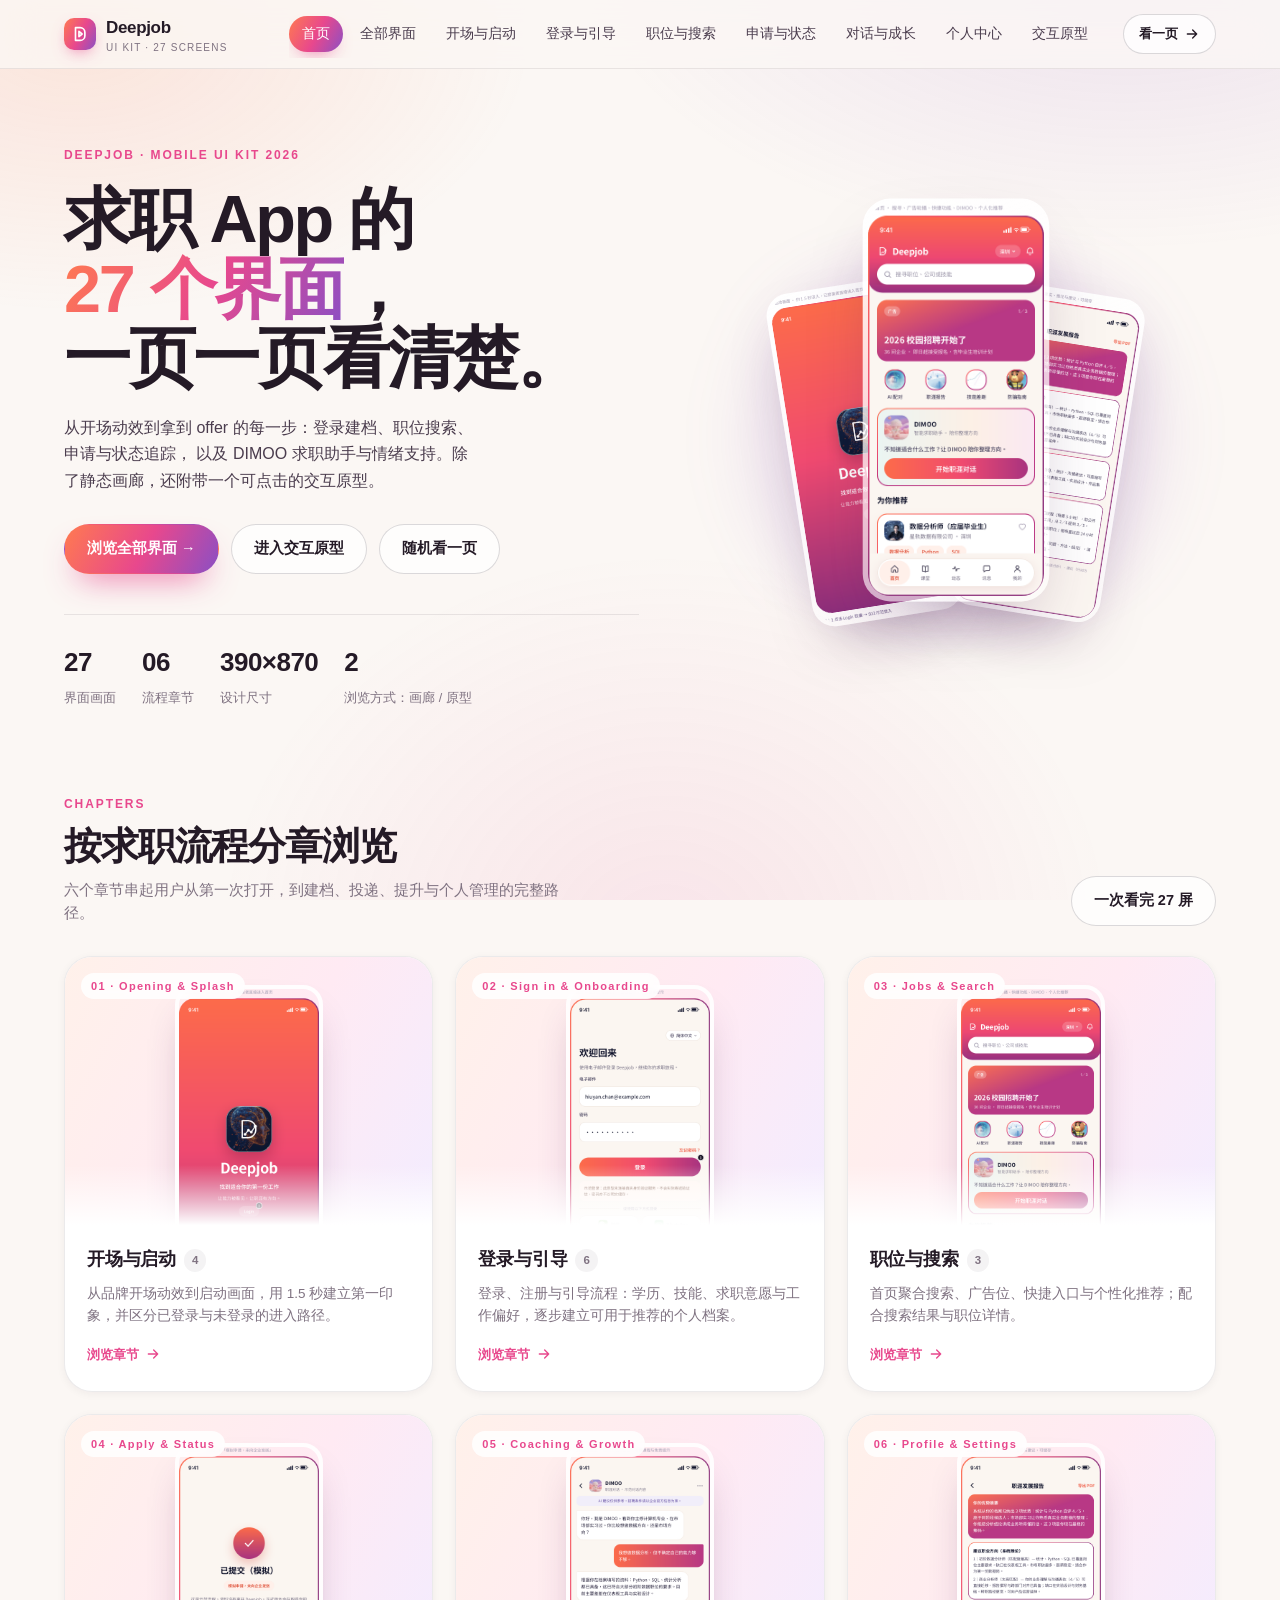
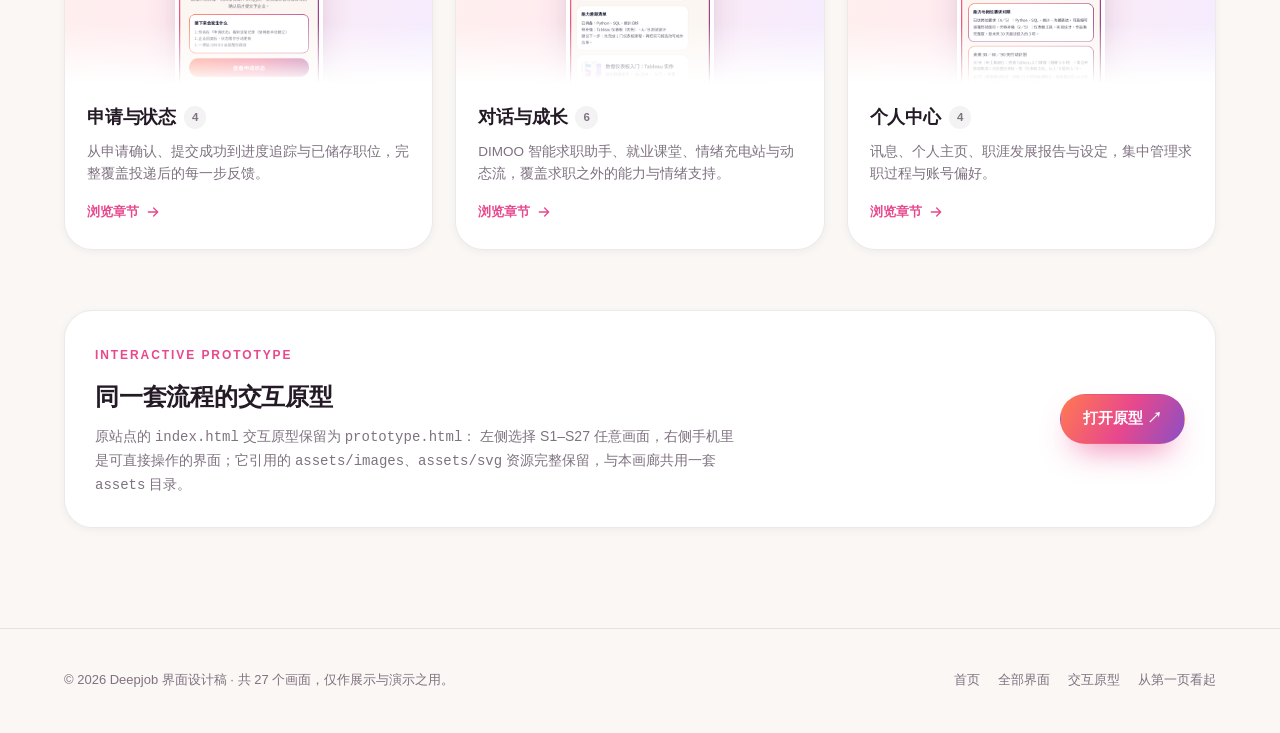
<file: index.html>
<!DOCTYPE html>
<html lang="zh-CN">
<head>
<meta charset="UTF-8">
<meta name="viewport" content="width=device-width, initial-scale=1">
<title>Deepjob · 求职 App 界面集（27 屏 + 交互原型）</title>
<meta name="description" content="Deepjob 求职 App 的 27 个界面设计稿与可点击交互原型：开场启动、登录引导、职位搜索、申请状态、对话与成长、个人中心。">
<link rel="icon" href="assets/favicon.svg" type="image/svg+xml">
<link rel="stylesheet" href="assets/css/style.css">
</head>
<body data-root="./" data-page="home">

<header class="site-header" data-header></header>

<main>
  <section class="hero">
    <div class="wrap hero-inner">
      <div>
        <span class="eyebrow">Deepjob · Mobile UI Kit 2026</span>
        <h1>求职 App 的<br><span class="grad-text">27 个界面</span>，<br>一页一页看清楚。</h1>
        <p class="lead">
          从开场动效到拿到 offer 的每一步：登录建档、职位搜索、申请与状态追踪，
          以及 DIMOO 求职助手与情绪支持。除了静态画廊，还附带一个可点击的交互原型。
        </p>
        <div class="hero-actions">
          <a class="btn btn-primary" href="pages/all.html">浏览全部界面 →</a>
          <a class="btn btn-ghost" href="prototype.html">进入交互原型</a>
          <button class="btn btn-ghost" type="button" data-random>随机看一页</button>
        </div>
        <div class="hero-stats">
          <div><strong>27</strong><span>界面画面</span></div>
          <div><strong>06</strong><span>流程章节</span></div>
          <div><strong>390×870</strong><span>设计尺寸</span></div>
          <div><strong>2</strong><span>浏览方式：画廊 / 原型</span></div>
        </div>
      </div>

      <div class="phone-stack" aria-hidden="true">
        <div class="p p1"><img src="images/s04.png" alt="" loading="eager"></div>
        <div class="p p2"><img src="images/s11.png" alt="" loading="eager"></div>
        <div class="p p3"><img src="images/s26.png" alt="" loading="eager"></div>
      </div>
    </div>
  </section>

  <section class="home-sections">
    <div class="wrap">
      <div class="section-head">
        <div>
          <span class="eyebrow">Chapters</span>
          <h2>按求职流程分章浏览</h2>
          <p>六个章节串起用户从第一次打开，到建档、投递、提升与个人管理的完整路径。</p>
        </div>
        <a class="btn btn-ghost" href="pages/all.html">一次看完 27 屏</a>
      </div>
      <div class="section-grid" data-sections></div>
    </div>
  </section>

  <section class="home-sections">
    <div class="wrap">
      <div class="section-card reveal" style="cursor:default">
        <div class="body" style="display:flex;flex-wrap:wrap;align-items:center;justify-content:space-between;gap:20px;padding:30px 30px">
          <div style="max-width:640px">
            <span class="eyebrow">Interactive prototype</span>
            <h3 style="font-size:24px;margin:10px 0 8px">同一套流程的交互原型</h3>
            <p style="-webkit-line-clamp:6;color:var(--muted);font-size:14px;margin:0">
              原站点的 <code>index.html</code> 交互原型保留为 <code>prototype.html</code>：
              左侧选择 S1–S27 任意画面，右侧手机里是可直接操作的界面；它引用的
              <code>assets/images</code>、<code>assets/svg</code> 资源完整保留，与本画廊共用一套 <code>assets</code> 目录。
            </p>
          </div>
          <a class="btn btn-primary" href="prototype.html">打开原型 ↗</a>
        </div>
      </div>
    </div>
  </section>
</main>

<footer class="site-footer" data-footer></footer>

<script src="assets/js/data.js"></script>
<script src="assets/js/main.js" defer></script>
</body>
</html>
</file>
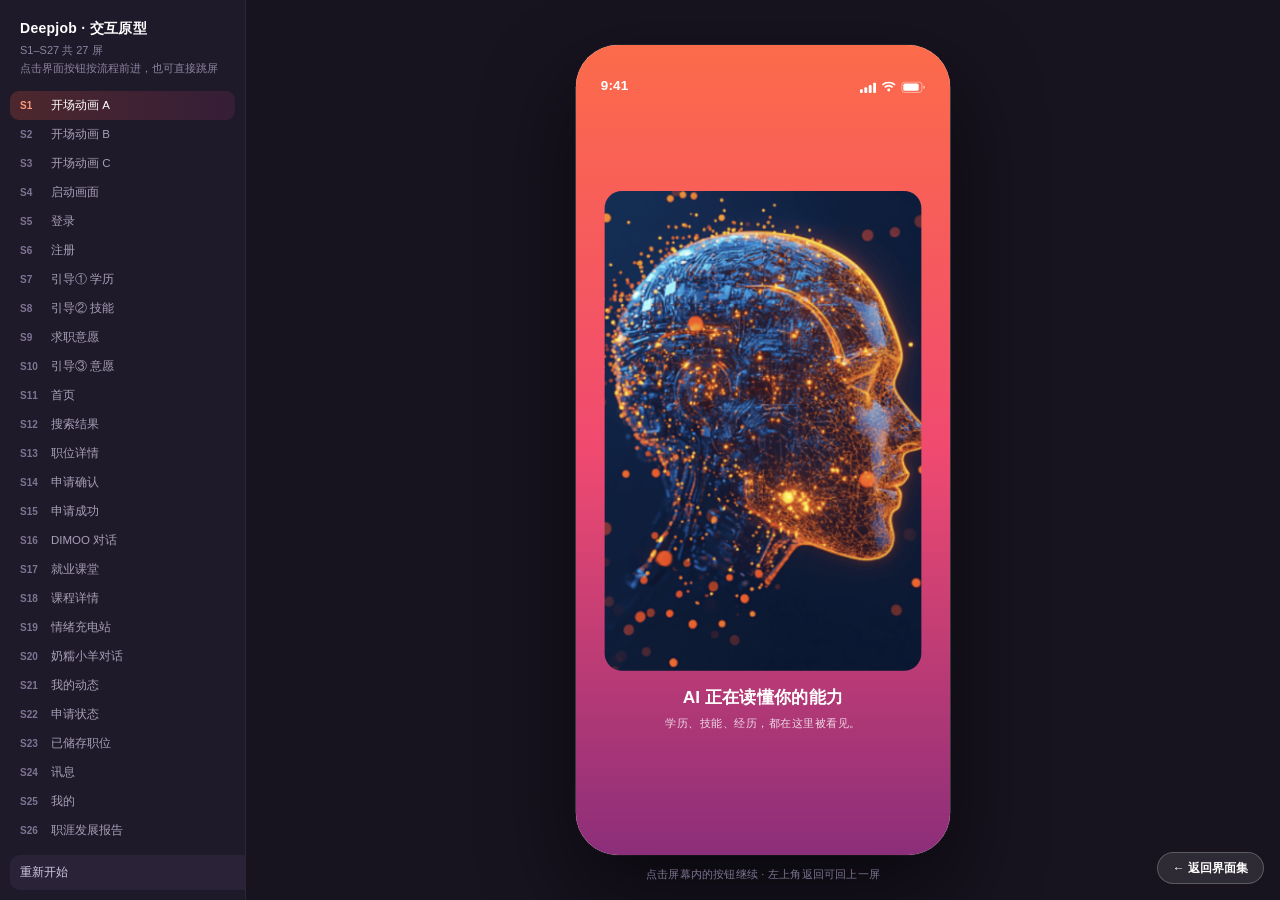
<file: prototype.html>
<!DOCTYPE html>
<html lang="zh-CN">
<head>
<meta charset="UTF-8" />
<meta name="viewport" content="width=device-width, initial-scale=1" />
<title>Deepjob · S1–S27 交互原型</title>
<style>
:root{
  --bg:#FBF6F1;
  --card:#FFFFFF;
  --ink:#10132B;
  --ink2:#101330;
  --label:#4A4560;
  --sub:#7A7488;
  --muted:#8A8496;
  --muted2:#A79FB2;
  --line:#EDE2DA;
  --line2:#F0E4DC;
  --accent:#F0563F;
  --accent2:#E0523A;
  --accent3:#FE6A49;
  --chip:#FFF0EA;
  --green:#2E9E7E;
  --grad:linear-gradient(90deg,#FC6B4A 0%,#F04A70 55%,#A83380 100%);
  --grad-diag:linear-gradient(135deg,#FC6B4A 0%,#F04A70 50%,#8C2E7A 100%);
  --stroke-grad:linear-gradient(135deg,#FC6B4A,#F04A70 50%,#8C2E7A);
}
*{box-sizing:border-box;-webkit-tap-highlight-color:transparent}
html,body{margin:0;height:100%}
body{
  font-family:-apple-system,BlinkMacSystemFont,"PingFang SC","Hiragino Sans GB","Microsoft YaHei","Noto Sans TC",sans-serif;
  background:#17131F;color:#fff;overflow:hidden;
}
.app{display:flex;height:100vh;width:100vw}

/* ---------- sidebar ---------- */
.side{
  width:246px;flex:0 0 246px;height:100vh;background:#1F1A29;border-right:1px solid #2C2537;
  display:flex;flex-direction:column;overflow:hidden;
}
.side h1{font-size:14px;font-weight:700;margin:0;padding:20px 20px 4px;letter-spacing:.02em}
.side .sub{font-size:11px;color:#8C84A0;padding:0 20px 14px;line-height:1.6}
.side .list{overflow-y:auto;flex:1;padding:0 10px 16px}
.side .list::-webkit-scrollbar{width:6px}
.side .list::-webkit-scrollbar-thumb{background:#3A3247;border-radius:3px}
.side button{
  display:flex;align-items:center;gap:9px;width:100%;background:none;border:0;cursor:pointer;
  color:#A79FB8;font-family:inherit;font-size:11.5px;padding:7px 10px;border-radius:9px;text-align:left;
}
.side button:hover{background:#2A2338;color:#fff}
.side button.on{background:linear-gradient(90deg,rgba(240,86,63,.22),rgba(168,51,128,.16));color:#fff}
.side button b{font-size:10px;font-weight:600;color:#7E7594;min-width:22px}
.side button.on b{color:#FF9B7A}
.side .reset{margin:10px;padding:10px;border-radius:10px;background:#2A2338;color:#CFC7DE;font-size:11.5px;border:0;cursor:pointer;font-family:inherit}

/* ---------- stage ---------- */
.stage{flex:1;display:flex;align-items:center;justify-content:center;position:relative;overflow:hidden}
.stage-inner{transform-origin:center center}
.phone{
  width:390px;height:844px;border-radius:44px;position:relative;overflow:hidden;
  box-shadow:0 40px 90px rgba(0,0,0,.55),0 0 0 1px rgba(255,255,255,.06);
  background:#FBF6F1;
}
.hintbar{
  position:absolute;bottom:18px;left:0;right:0;text-align:center;font-size:11px;color:#7B7391;letter-spacing:.02em;
}

/* ---------- screen ---------- */
.screen{position:absolute;inset:0;display:none;flex-direction:column;background:var(--bg)}
.screen.on{display:flex;animation:fade .26s ease}
@keyframes fade{from{opacity:0;transform:scale(.994)}to{opacity:1;transform:none}}
.body{flex:1;min-height:0;display:flex;flex-direction:column;overflow:hidden}
.scroll{flex:1;min-height:0;overflow-y:auto;overflow-x:hidden}
.scroll::-webkit-scrollbar{width:0}

/* ---------- status bar ---------- */
.sb{height:62px;flex:0 0 62px;display:flex;align-items:flex-end;justify-content:space-between;padding:0 26px 12px;font-size:14px;font-weight:600;letter-spacing:.01em}
.sb .icons{display:flex;align-items:center;gap:5px}
.sb svg{display:block}
.sb.bleed{padding-left:0;padding-right:0}
.sb.dark{color:#10132B}
.sb.light{color:#fff}

/* ---------- shared ---------- */
.pad{padding:0 20px}
.pad26{padding:0 26px}
.title{font-size:24px;font-weight:700;color:var(--ink);margin:0}
.title-sm{font-size:17px;font-weight:700;color:var(--ink);margin:0}
.subline{font-size:12px;color:var(--sub);margin:6px 0 0;line-height:1.6}
.label{font-size:11.5px;font-weight:500;color:var(--label);margin:0 0 6px}
.field{height:56px;background:#fff;border:1px solid var(--line);border-radius:16px;display:flex;align-items:center;padding:0 16px;font-size:14px;color:var(--ink)}
.field.ph{color:#9A94A8}
.field.err{border-color:#F05740}
.btn{height:52px;border-radius:26px;background:var(--grad);color:#fff;font-size:15px;font-weight:600;display:flex;align-items:center;justify-content:center;border:0;width:100%;cursor:pointer;font-family:inherit;letter-spacing:.01em}
.btn:active{transform:scale(.99)}
.btn.ghost{background:#fff;color:var(--accent);border:1px solid #F5C6B6}
.chips{display:flex;flex-wrap:wrap;gap:8px}
.chip{padding:5px 11px;border-radius:100px;font-size:11px;font-weight:500;background:var(--chip);color:var(--accent2);cursor:pointer;border:0;font-family:inherit}
.chip.on{background:var(--accent);color:#fff}
.card{background:#fff;border:1px solid var(--line2);border-radius:16px}
.card-grad{border:1px solid transparent;background:#fff;border-radius:20px;position:relative}
.card-grad::before{content:"";position:absolute;inset:-1px;border-radius:21px;padding:1px;background:linear-gradient(90deg,#FF7DB2,#FFA45C,#A97BFF);-webkit-mask:linear-gradient(#000 0 0) content-box,linear-gradient(#000 0 0);-webkit-mask-composite:xor;mask-composite:exclude;pointer-events:none}
.row{display:flex;align-items:center}
.between{display:flex;align-items:center;justify-content:space-between}
.gap6{gap:6px}.gap8{gap:8px}.gap10{gap:10px}.gap12{gap:12px}
.grow{flex:1;min-width:0}
.center{display:flex;align-items:center;justify-content:center}
.ell{overflow:hidden;text-overflow:ellipsis;white-space:nowrap}
.back{width:30px;height:30px;display:flex;align-items:center;justify-content:center;cursor:pointer;color:var(--ink)}
.nav{display:flex;align-items:center;gap:8px;padding:4px 18px 10px 16px}
.nav .t{flex:1;font-size:24px;font-weight:700;color:var(--ink)}
.nav .act{font-size:11px;font-weight:500;color:var(--muted)}
.sec-t{font-size:13px;font-weight:700;color:var(--ink)}
.hr{height:1px;background:var(--line);margin:2px 0}

/* progress */
.progress{display:flex;gap:6px}
.progress i{flex:1;height:5px;border-radius:3px;background:#F1E6DF}
.progress i.on{background:var(--accent3)}

/* tab bar */
.tabbar{flex:0 0 82px;display:flex;background:#fff;padding:12px 21px 21px;gap:0;box-shadow:0 -6px 20px rgba(140,46,122,.06)}
.tab{flex:1;display:flex;flex-direction:column;align-items:center;gap:4px;font-size:10px;font-weight:500;color:var(--muted);cursor:pointer}
.tab.on{color:var(--accent2);font-weight:600}
.tab svg{width:21px;height:21px}

/* home gradient head */
#S1,#S2,#S3,#S4{background:linear-gradient(180deg,#FC6B4A 0%,#F04A70 50%,#8C2E7A 100%)}
.splash,.brand-screen{background:transparent}
.home-top{background:linear-gradient(160deg,#FF7A59,#F04D6E 55%,#B83080);border-radius:0 0 28px 28px;padding:6px 20px 16px;flex:0 0 auto}
.brandrow{display:flex;align-items:center;justify-content:space-between;padding:6px 0 14px}
.brand{display:flex;align-items:center;gap:7px;color:#fff;font-size:20px;font-weight:700}
.pill-loc{display:flex;align-items:center;gap:4px;background:rgba(255,255,255,.18);color:#fff;font-size:10.5px;font-weight:500;padding:6px 11px;border-radius:100px}
.searchbar{height:44px;background:#fff;border-radius:24px;display:flex;align-items:center;gap:9px;padding:0 16px;color:#9A94A8;font-size:12.5px}

/* misc */
.dot{width:7px;height:7px;border-radius:50%;background:#F0563F}
.badge{font-size:9.5px;font-weight:600;padding:4px 8px;border-radius:100px;background:#FFEFEF;color:#EC563E}
.note{background:#FFF7F3;border-radius:14px;padding:11px 13px;font-size:10.5px;color:#8A6A5E;line-height:1.62}
.note2{background:#F4F1F8;border-radius:14px;padding:11px 13px;font-size:10.5px;color:#6E6A80;line-height:1.62}
.warn{background:#FFF8EC;border:1px solid #F6E3C0;border-radius:14px;padding:12px 13px}
.warn .wt{font-size:11.5px;font-weight:700;color:#9A6A12;margin-bottom:5px}
.warn .wc{font-size:10.5px;color:#8A6A2C;line-height:1.55}

/* S1 S2 */
.splash{flex:1;display:flex;flex-direction:column;justify-content:center;padding:0 30px 40px}
.splash-img{width:100%;height:500px;border-radius:18px;background-size:cover;background-position:center;margin-bottom:16px}
.splash-img.short{height:300px}
.splash h2{font-size:18px;font-weight:700;color:#fff;text-align:center;margin:0 0 8px}
.splash p{font-size:11.5px;color:rgba(255,255,255,.8);text-align:center;margin:0}

/* S3 S4 */
.brand-screen{flex:1;display:flex;flex-direction:column;align-items:center;justify-content:center;padding:0 32px}
.mark128{width:128px;height:128px;border-radius:38px;background-size:cover;background-position:center;position:relative;display:flex;align-items:center;justify-content:center;border:1px solid rgba(255,255,255,.5);overflow:hidden}
.mark128::after{content:"";position:absolute;inset:0;background:rgba(10,18,41,.42)}
.mark128 svg{position:relative;z-index:1;width:76px;height:76px}
.mark-s3{width:124px;height:124px;display:flex;align-items:center;justify-content:center}
.mark-s3 svg{width:96px;height:96px;color:#fff}
.brand-name{font-size:34px;font-weight:700;color:#fff;margin:22px 0 10px}
.brand-name.big{font-size:40px;margin:26px 0 8px}
.brand-tag{font-size:12px;color:rgba(255,255,255,.72);margin:0}
.brand-tag2{font-size:15px;font-weight:500;color:#fff;margin:0}
.brand-sub{font-size:12.5px;color:rgba(255,255,255,.78);margin:10px 0 0}
.login-pill{margin-top:34px;padding:8px 18px;border-radius:100px;background:rgba(255,255,255,.18);color:#fff;font-size:10.5px;font-weight:500;cursor:pointer;border:0;font-family:inherit}
.absorb{position:absolute;inset:0;cursor:pointer}

/* S6 register */
.checkbox{width:18px;height:18px;border-radius:5px;background:#fff;border:1px solid #D9CFC6;display:flex;align-items:center;justify-content:center;cursor:pointer;flex:0 0 18px}
.checkbox.on{background:var(--accent);border-color:var(--accent);color:#fff}
.divider{display:flex;align-items:center;gap:9px;color:#A79FB2;font-size:10.5px}
.divider i{flex:1;height:1px;background:#E9DFD8}
.social{display:flex;gap:10px}
.social .s{flex:1;height:50px;background:#fff;border:1px solid #E9DFD8;border-radius:16px;display:flex;align-items:center;justify-content:center;gap:8px;font-size:12.5px;font-weight:500;color:#4A4560;cursor:pointer}
.social .s img{width:20px;height:20px;border-radius:6px;object-fit:cover}

/* S9 */
.career{display:flex;align-items:center;gap:12px;padding:12px;background:#fff;border:1px solid var(--line2);border-radius:16px;margin-bottom:10px;cursor:pointer}
.career .ic{width:38px;height:38px;border-radius:12px;background-size:cover;background-position:center;flex:0 0 38px}
.career .nm{font-size:12.5px;font-weight:600;color:var(--ink2)}
.career .ds{font-size:10.5px;color:#8A8494;margin-top:3px}
.tick{width:20px;height:20px;border-radius:50%;border:1px solid #E8DED4;display:flex;align-items:center;justify-content:center;flex:0 0 20px;color:#fff}
.tick.on{background:#F0694A;border-color:#F0694A}

/* S11 */
.adcard{margin:14px 20px 0;border-radius:20px;padding:16px;background:linear-gradient(120deg,#FB6A54,#C13E77);color:#fff;position:relative;overflow:hidden;min-height:126px;display:flex;flex-direction:column;justify-content:flex-end}
.adcard .tag{position:absolute;top:14px;left:14px;font-size:9.5px;padding:3px 9px;border-radius:100px;background:rgba(255,255,255,.24)}
.adcard .pg{position:absolute;top:16px;right:14px;font-size:10px;color:rgba(255,255,255,.75)}
.adcard h3{font-size:19px;font-weight:700;margin:0 0 6px}
.adcard p{font-size:11px;color:rgba(255,255,255,.82);margin:0}
.quick{display:flex;justify-content:space-between;padding:18px 20px 4px}
.quick .q{display:flex;flex-direction:column;align-items:center;gap:7px;font-size:10.5px;font-weight:500;color:var(--label);cursor:pointer;width:66px}
.quick .q i{width:46px;height:46px;border-radius:50%;background-size:cover;background-position:center;border:1px solid #F3CFC0;display:block}
.dimo-card{margin:14px 20px 0;padding:14px;border-radius:20px;position:relative;background:#fff}
.dimo-head{display:flex;align-items:center;gap:10px}
.dimo-head img{width:54px;height:54px;border-radius:16px;object-fit:cover}
.dimo-head .nm{font-size:14px;font-weight:700;color:var(--ink)}
.dimo-head .st{font-size:10.5px;color:var(--muted);margin-top:3px}
.dimo-card .cp{font-size:12.5px;font-weight:500;color:var(--label);line-height:1.5;margin:12px 0 12px}
.btn-sm{height:44px;border-radius:22px;font-size:14px}

/* job card */
.jcard{margin:0 20px 12px;padding:14px;border-radius:18px;position:relative;background:#fff}
.jcard .top{display:flex;gap:11px}
.jcard .lg{width:44px;height:44px;border-radius:14px;background-size:cover;background-position:center;flex:0 0 44px}
.jcard .jt{font-size:13.5px;font-weight:700;color:var(--ink);line-height:1.35}
.jcard .jc{font-size:11.5px;color:var(--sub);margin-top:4px}
.jcard .jm{font-size:11.5px;color:var(--muted);margin-top:6px}
.jcard .tags{display:flex;gap:6px;margin-top:9px}
.jcard .tags span{font-size:9.5px;padding:3px 8px;border-radius:6px;background:#FDF0EA;color:#E0523A}
.jcard .pay{font-size:12px;font-weight:600;color:var(--accent2);margin-top:10px}
.jcard .why{font-size:11px;color:#6B5A52;line-height:1.55;margin-top:9px}
.jcard .foot{display:flex;align-items:center;justify-content:space-between;margin-top:11px}
.jcard .match{font-size:10.5px;color:var(--muted)}
.jcard .more{font-size:12.5px;font-weight:600;color:var(--accent);cursor:pointer}
.heart{position:absolute;top:14px;right:14px;color:#B9B3A8;cursor:pointer}

/* S13 */
.detail-top{background:linear-gradient(150deg,#FF7A59,#E8456B 60%,#B83080);border-radius:0 0 26px 26px;padding:0 20px 20px;color:#fff}
.detail-top h2{font-size:20px;font-weight:700;margin:6px 0 6px;line-height:1.35}
.detail-top .co{font-size:11.5px;color:rgba(255,255,255,.85)}
.kv{background:#fff;border-radius:14px;padding:12px 14px;margin:12px 20px 0}
.kv div{font-size:11.5px;color:#4A4560;padding:4px 0;line-height:1.6}
.kv .pay{color:var(--accent2);font-weight:500}
.bullet{font-size:11.5px;color:#4A4560;line-height:1.75;white-space:pre-line}
.bottom-bar{flex:0 0 82px;background:#fff;padding:12px 20px 20px;box-shadow:0 -6px 20px rgba(140,46,122,.08)}

/* S15 */
.succ{flex:1;display:flex;flex-direction:column;align-items:center;padding:26px 24px 20px;overflow-y:auto}
.succ-ic{width:76px;height:76px;border-radius:50%;background:#E6F6EF;display:flex;align-items:center;justify-content:center;color:#2E9E7E;margin-bottom:18px}
.succ h2{font-size:21px;font-weight:700;margin:0 0 10px;color:var(--ink)}
.list-card{width:100%;background:#fff;border-radius:18px;padding:14px;margin-top:16px;font-size:11.5px;color:#4A4560;line-height:1.75;white-space:pre-line}

/* chat */
.chat-head{display:flex;align-items:center;gap:10px;padding:2px 18px 11px 16px}
.chat-head img{width:34px;height:34px;border-radius:10px;object-fit:cover}
.chat-head .nm{font-size:13px;font-weight:700;color:var(--ink);line-height:1.2}
.chat-head .st{font-size:9.5px;color:var(--muted);margin-top:2px}
.chat-body{flex:1;min-height:0;overflow-y:auto;padding:0 18px 20px;display:flex;flex-direction:column;gap:12px}
.bubble{max-width:302px;background:#fff;border:1px solid #F1E7DC;padding:13px;font-size:11.5px;color:#3C3550;line-height:1.72;border-radius:4px 18px 18px 18px}
.bubble.me{align-self:flex-end;background:var(--grad);color:#fff;border:0;border-radius:18px 4px 18px 18px}
.chat-input{flex:0 0 78px;background:#fff;display:flex;align-items:center;gap:9px;padding:12px 16px 22px;box-shadow:0 -6px 20px rgba(140,46,122,.08)}
.chat-input .in{flex:1;height:40px;border-radius:20px;border:1px solid #EDE2DA;background:#fff;display:flex;align-items:center;padding:0 16px;font-size:12px;color:#9A94A8}
.chat-input .rd{width:36px;height:36px;border-radius:18px;background:#F6EFE8;display:flex;align-items:center;justify-content:center;color:#A08C74}
.chat-input .sd{width:36px;height:36px;border-radius:18px;background:#E8A87C;display:flex;align-items:center;justify-content:center;color:#fff}
.quick-reply{display:flex;gap:7px;flex-wrap:wrap}
.quick-reply span{font-size:10.5px;color:#6E6A80;background:#fff;border:1px solid #EFE3D9;padding:7px 11px;border-radius:100px}

/* S17 tabs */
.seg{display:flex;background:#F1EAE4;border-radius:100px;padding:4px;gap:2px}
.seg div{flex:1;text-align:center;font-size:11.5px;padding:9px 0;border-radius:100px;color:#8A8496;cursor:pointer}
.seg div.on{background:#fff;color:var(--ink);font-weight:600;box-shadow:0 3px 8px rgba(140,64,77,.1)}
.course{margin:0 20px 10px;padding:14px;border-radius:20px;background:#fff;display:flex;gap:12px;cursor:pointer;border:1px solid #F3E7DE}
.course .cv{width:64px;height:64px;border-radius:14px;background-size:cover;background-position:center;flex:0 0 64px}
.course .cn{font-size:13px;font-weight:700;color:var(--ink);line-height:1.4}
.course .cm{font-size:10.5px;color:var(--muted);margin-top:5px}
.pbar{height:5px;border-radius:3px;background:#F1E6DF;margin-top:9px;overflow:hidden}
.pbar i{display:block;height:100%;border-radius:3px;background:var(--grad)}
.course .pf{font-size:10px;color:var(--muted);text-align:right;margin-top:5px}

/* S19 */
.mood{display:flex;gap:8px;flex-wrap:wrap}
.mood span{font-size:11px;font-weight:500;color:#E0523A;background:#FFF0EA;padding:7px 13px;border-radius:100px;cursor:pointer}
.tile{width:calc(50% - 5px);background:#fff;border:1px solid #F0E4DC;border-radius:16px;padding:13px 14px;cursor:pointer}
.tile .tt{font-size:12px;font-weight:600;color:var(--ink)}
.tile .td{font-size:10.5px;color:var(--muted);margin-top:4px}

/* S21 posts */
.post{margin:0 20px 12px;background:#fff;border-radius:18px;padding:14px}
.post .ph{display:flex;align-items:center;gap:9px;margin-bottom:10px}
.post .ph img{width:34px;height:34px;border-radius:50%;object-fit:cover}
.post .ph .pn{font-size:12px;font-weight:600;color:var(--ink)}
.post .ph .pt{font-size:10px;color:var(--muted);margin-top:2px}
.post .pc{font-size:11.5px;color:#3C3550;line-height:1.72}
.post .pics{display:flex;gap:6px;margin-top:10px}
.post .pics i{flex:1;height:78px;border-radius:10px;background-size:cover;background-position:center;display:block}
.post .acts{display:flex;gap:18px;margin-top:11px;font-size:10.5px;color:var(--muted)}

/* S22 */
.stat{flex:1;text-align:center}
.stat .n{font-size:19px;font-weight:700;color:var(--ink)}
.stat .l{font-size:10px;color:var(--muted);margin-top:3px}
.appc{margin:0 20px 10px;background:#fff;border-radius:16px;padding:14px}
.appc .ah{display:flex;align-items:flex-start;justify-content:space-between;gap:10px}
.appc .at{font-size:12.5px;font-weight:700;color:var(--ink)}
.appc .ac{font-size:10.5px;color:var(--muted);margin-top:4px}
.appc .tl{font-size:10.5px;color:#6B6478;line-height:1.8;margin-top:9px;white-space:pre-line}
.appc .rm{font-size:10.5px;color:#9A6A12;background:#FFF8EC;border-radius:8px;padding:7px 9px;margin-top:9px}

/* S25 */
.profile{margin:4px 20px 0;background:#fff;border-radius:20px;padding:16px}
.av-me{width:56px;height:56px;border-radius:50%;background:linear-gradient(135deg,#FFB1A0,#E0567E);color:#fff;display:flex;align-items:center;justify-content:center;font-size:20px;font-weight:700;flex:0 0 56px}
.av-sm{width:34px;height:34px;border-radius:50%;background:linear-gradient(135deg,#FFB1A0,#E0567E);color:#fff;display:flex;align-items:center;justify-content:center;font-size:13px;font-weight:700;flex:0 0 34px}
.profile .nm{font-size:16px;font-weight:700;color:var(--ink)}
.profile .sc{font-size:11px;color:var(--sub);margin-top:4px}
.li{margin:0 20px 10px;background:#fff;border-radius:16px;padding:14px;display:flex;align-items:center;gap:12px;cursor:pointer}
.li .ic{width:38px;height:38px;border-radius:12px;background:#FDF0EA;display:flex;align-items:center;justify-content:center;color:#E0523A;flex:0 0 38px}
.li .lt{font-size:12.5px;font-weight:600;color:var(--ink)}
.li .ls{font-size:10.5px;color:var(--muted);margin-top:3px}
.li .lv{font-size:10.5px;color:var(--muted)}

/* S26 */
.rep{margin:0 20px 12px;background:#fff;border-radius:16px;padding:15px}
.rep .rt{font-size:13px;font-weight:700;color:var(--ink);margin-bottom:8px}
.rep .rc{font-size:11.5px;color:#4A4560;line-height:1.78}
.rep .item{font-size:11.5px;color:#4A4560;line-height:1.78;padding:9px 0;border-top:1px dashed #F0E4DC}
.rep .item:first-of-type{border-top:0;padding-top:0}

/* S27 */
.grp{font-size:11px;font-weight:600;color:#8A8496;padding:16px 22px 8px;letter-spacing:.02em}
.opt{display:flex;align-items:center;gap:10px;padding:11px 14px;border-radius:12px;font-size:11.5px;color:#4A4560;cursor:pointer}
.opt.on{background:#FFF0EA;color:#E0523A;font-weight:600}
.switch{width:40px;height:23px;border-radius:100px;background:#E6DED7;position:relative;flex:0 0 40px;cursor:pointer;transition:.2s}
.switch i{position:absolute;top:2.5px;left:2.5px;width:18px;height:18px;border-radius:50%;background:#fff;transition:.2s}
.switch.on{background:var(--accent)}
.switch.on i{left:19.5px}
</style>
</head>
<body>
<div class="app">
  <aside class="side">
    <h1>Deepjob · 交互原型</h1>
    <div class="sub">S1–S27 共 27 屏<br>点击界面按钮按流程前进，也可直接跳屏</div>
    <div class="list" id="idx"></div>
    <button class="reset" onclick="restart()">重新开始</button>
  </aside>
  <main class="stage">
    <div class="stage-inner" id="stageInner">
      <div class="phone" id="phone"></div>
    </div>
    <div class="hintbar">点击屏幕内的按钮继续 · 左上角返回可回上一屏</div>
  </main>
</div>

<script>
/* ---------------- icons ---------------- */
const ICONS = {
  home:'<path d="M3 10.5 12 3l9 7.5V20a1 1 0 0 1-1 1h-5v-6H9v6H4a1 1 0 0 1-1-1z" stroke="currentColor" stroke-width="1.6" stroke-linejoin="round" fill="none"/>',
  book:'<path d="M4 5a2 2 0 0 1 2-2h12v18H6a2 2 0 0 1-2-2z" stroke="currentColor" stroke-width="1.6" fill="none"/><path d="M8 7h7M8 11h7" stroke="currentColor" stroke-width="1.5" stroke-linecap="round"/>',
  pulse:'<path d="M3 12h4l2.5-6 4 12L16 12h5" stroke="currentColor" stroke-width="1.7" fill="none" stroke-linecap="round" stroke-linejoin="round"/>',
  chat:'<path d="M4 5.5A2.5 2.5 0 0 1 6.5 3h11A2.5 2.5 0 0 1 20 5.5v7A2.5 2.5 0 0 1 17.5 15H9l-4 4v-4H6.5" stroke="currentColor" stroke-width="1.6" fill="none" stroke-linejoin="round"/>',
  user:'<circle cx="12" cy="8" r="3.6" stroke="currentColor" stroke-width="1.6" fill="none"/><path d="M4.5 20c1.2-3.6 4-5.4 7.5-5.4S18.3 16.4 19.5 20" stroke="currentColor" stroke-width="1.6" fill="none" stroke-linecap="round"/>',
  search:'<circle cx="11" cy="11" r="6.5" stroke="currentColor" stroke-width="1.7" fill="none"/><path d="M16 16l4 4" stroke="currentColor" stroke-width="1.7" stroke-linecap="round"/>',
  bell:'<path d="M6 9a6 6 0 1 1 12 0c0 4 1.5 5.5 1.5 5.5h-15S6 13 6 9z" stroke="currentColor" stroke-width="1.6" fill="none" stroke-linejoin="round"/><path d="M10 18.5a2 2 0 0 0 4 0" stroke="currentColor" stroke-width="1.6" stroke-linecap="round" fill="none"/>',
  back:'<path d="M14.5 5 8 12l6.5 7" stroke="currentColor" stroke-width="2" fill="none" stroke-linecap="round" stroke-linejoin="round"/>',
  down:'<path d="M6 9.5 12 15l6-5.5" stroke="currentColor" stroke-width="1.6" fill="none" stroke-linecap="round" stroke-linejoin="round"/>',
  globe:'<circle cx="12" cy="12" r="8.5" stroke="currentColor" stroke-width="1.5" fill="none"/><path d="M3.5 12h17M12 3.5c2.2 2.4 3.3 5.3 3.3 8.5s-1.1 6.1-3.3 8.5c-2.2-2.4-3.3-5.3-3.3-8.5S9.8 5.9 12 3.5z" stroke="currentColor" stroke-width="1.4" fill="none"/>',
  heart:'<path d="M12 20s-7.5-4.7-7.5-9.4A4.1 4.1 0 0 1 12 8a4.1 4.1 0 0 1 7.5 2.6C19.5 15.3 12 20 12 20z" stroke="currentColor" stroke-width="1.6" fill="none" stroke-linejoin="round"/>',
  bookmark:'<path d="M6.5 4h11v16l-5.5-4-5.5 4z" stroke="currentColor" stroke-width="1.6" fill="none" stroke-linejoin="round"/>',
  comment:'<path d="M4 6a2 2 0 0 1 2-2h12a2 2 0 0 1 2 2v8a2 2 0 0 1-2 2H9l-5 4z" stroke="currentColor" stroke-width="1.6" fill="none" stroke-linejoin="round"/>',
  more:'<circle cx="5" cy="12" r="1.6" fill="currentColor"/><circle cx="12" cy="12" r="1.6" fill="currentColor"/><circle cx="19" cy="12" r="1.6" fill="currentColor"/>',
  check:'<path d="M4 12.5 9.5 18 20 6.5" stroke="currentColor" stroke-width="2.2" fill="none" stroke-linecap="round" stroke-linejoin="round"/>',
  plus:'<path d="M12 5v14M5 12h14" stroke="currentColor" stroke-width="1.8" stroke-linecap="round"/>',
  arrow:'<path d="M9 5l7 7-7 7" stroke="currentColor" stroke-width="1.7" fill="none" stroke-linecap="round" stroke-linejoin="round"/>',
  doc:'<path d="M6 3h8l4 4v14H6z" stroke="currentColor" stroke-width="1.6" fill="none" stroke-linejoin="round"/><path d="M9 11h6M9 15h6" stroke="currentColor" stroke-width="1.4" stroke-linecap="round"/>',
  chart:'<path d="M4 20V4M4 20h16" stroke="currentColor" stroke-width="1.6" stroke-linecap="round"/><rect x="8" y="12" width="3" height="5" fill="currentColor" opacity=".85"/><rect x="13" y="8" width="3" height="9" fill="currentColor" opacity=".85"/>',
  settings:'<circle cx="12" cy="12" r="3" stroke="currentColor" stroke-width="1.6" fill="none"/><path d="M12 3v2.5M12 18.5V21M3 12h2.5M18.5 12H21M5.6 5.6l1.8 1.8M16.6 16.6l1.8 1.8M18.4 5.6l-1.8 1.8M7.4 16.6l-1.8 1.8" stroke="currentColor" stroke-width="1.6" stroke-linecap="round"/>',
  shield:'<path d="M12 3l7 3v5.5c0 4.2-2.9 7.6-7 9.5-4.1-1.9-7-5.3-7-9.5V6z" stroke="currentColor" stroke-width="1.6" fill="none" stroke-linejoin="round"/>',
  send:'<path d="M4 12 20 5l-6 15-3-6z" stroke="currentColor" stroke-width="1.6" fill="none" stroke-linejoin="round"/>',
  smile:'<circle cx="12" cy="12" r="8.5" stroke="currentColor" stroke-width="1.6" fill="none"/><circle cx="9" cy="10" r="1" fill="currentColor"/><circle cx="15" cy="10" r="1" fill="currentColor"/><path d="M8.5 14.5a4 4 0 0 0 7 0" stroke="currentColor" stroke-width="1.5" fill="none" stroke-linecap="round"/>',
  filter:'<path d="M4 6h16M7 12h10M10 18h4" stroke="currentColor" stroke-width="1.7" stroke-linecap="round"/>',
  shield2:'<path d="M12 3l7 3v5.5c0 4.2-2.9 7.6-7 9.5-4.1-1.9-7-5.3-7-9.5V6z" stroke="currentColor" stroke-width="1.6" fill="none"/><path d="M9 12l2 2 4-4" stroke="currentColor" stroke-width="1.6" fill="none" stroke-linecap="round" stroke-linejoin="round"/>'
};
function ic(n,s){s=s||20;return '<svg viewBox="0 0 24 24" width="'+s+'" height="'+s+'">'+(ICONS[n]||'')+'</svg>';}

function sb(mode,extra){
  return '<div class="sb '+(mode==='light'?'light':'dark')+' '+(extra||'')+'">'
   +'<span>9:41</span>'
   +'<span class="icons">'
   +'<svg width="17" height="11" viewBox="0 0 17 11" fill="currentColor"><rect x="0" y="7" width="3" height="4" rx="1"/><rect x="4.6" y="5" width="3" height="6" rx="1"/><rect x="9.2" y="2.6" width="3" height="8.4" rx="1"/><rect x="13.8" y="0" width="3" height="11" rx="1"/></svg>'
   +'<svg width="16" height="12" viewBox="0 0 16 12" fill="currentColor"><path d="M8 10.4a1.5 1.5 0 1 0 0-3 1.5 1.5 0 0 0 0 3z"/><path d="M3.2 5.4a6.9 6.9 0 0 1 9.6 0l-1.4 1.4a5 5 0 0 0-6.8 0z"/><path d="M.8 2.9a10.3 10.3 0 0 1 14.4 0l-1.4 1.4a8.3 8.3 0 0 0-11.6 0z"/></svg>'
   +'<svg width="25" height="12" viewBox="0 0 25 12" fill="none"><rect x="0.6" y="0.6" width="21" height="10.8" rx="3" stroke="currentColor" stroke-opacity=".5"/><rect x="2.2" y="2.2" width="16" height="7.6" rx="1.8" fill="currentColor"/><path d="M23 4.2v3.6c1.2-.4 1.8-1 1.8-1.8s-.6-1.4-1.8-1.8z" fill="currentColor" fill-opacity=".5"/></svg>'
   +'</span></div>';
}
function tabbar(active){
  const items=[['home','首页'],['book','课堂'],['pulse','动态'],['chat','讯息'],['user','我的']];
  return '<div class="tabbar">'+items.map(function(it){
    const on = it[1]===active;
    return '<div class="tab '+(on?'on':'')+'" data-go="'+({ '首页':'S11','课堂':'S17','动态':'S21','讯息':'S24','我的':'S25' }[it[1]])+'">'+ic(it[0],21)+'<span>'+it[1]+'</span></div>';
  }).join('')+'</div>';
}
function img(n){return 'assets/images/'+n;}

/* ---------------- screens ---------------- */
const S = {};

/* S1 */
S.S1 = sb('light')+`
<div class="splash" data-go="S2">
  <div class="splash-img" style="background-image:url('${img('2_1163-20261108_122954556.png')}')"></div>
  <h2>AI 正在读懂你的能力</h2>
  <p>学历、技能、经历，都在这里被看见。</p>
</div>`;

/* S2 */
S.S2 = sb('light')+`
<div class="splash" data-go="S3">
  <div class="splash-img short" style="background-image:url('${img('2_1164-20261108_122955161.png')}')"></div>
  <h2>然后，机会同时涌现</h2>
  <p>但要知道哪一个，才真正适合你。</p>
</div>`;

/* S3 */
S.S3 = sb('light')+`
<div class="brand-screen" data-go="S4">
  <div class="mark-s3"><svg viewBox="0 0 100 100" fill="none" stroke="currentColor" stroke-width="3">
    <path d="M50 14a36 36 0 1 0 0 72 36 36 0 0 0 0-72z" stroke-dasharray="6 9" opacity=".55"/>
    <path d="M50 26 74 62H26z" stroke-linejoin="round"/>
    <circle cx="50" cy="30" r="5" fill="currentColor" stroke="none"/>
    <circle cx="30" cy="64" r="5" fill="currentColor" stroke="none"/>
    <circle cx="70" cy="64" r="5" fill="currentColor" stroke="none"/>
    <circle cx="50" cy="67" r="4" fill="#FE6A49" stroke="none"/>
  </svg></div>
  <div class="brand-name">Deepjob</div>
  <p class="brand-tag">让能力被看见，让职涯有方向。</p>
  <div class="chips" style="justify-content:center;margin-top:26px">
    <span class="chip" style="background:rgba(255,255,255,.26);color:#fff">AI 职位配对</span>
    <span class="chip" style="background:rgba(255,255,255,.26);color:#fff">能力差距分析</span>
    <span class="chip" style="background:rgba(255,255,255,.26);color:#fff">求职情绪支持</span>
  </div>
</div>`;

/* S4 */
S.S4 = sb('light')+`
<div class="brand-screen">
  <div class="mark128" style="background-image:url('${img('2_288-20261108_122955587.png')}')">
    <svg viewBox="0 0 100 100" fill="none" stroke="#fff" stroke-width="3">
      <path d="M50 26 74 62H26z" stroke-linejoin="round"/>
      <circle cx="50" cy="30" r="4.4" fill="#fff" stroke="none"/>
      <circle cx="30" cy="64" r="4.4" fill="#fff" stroke="none"/>
      <circle cx="70" cy="64" r="4.4" fill="#fff" stroke="none"/>
    </svg>
  </div>
  <div class="brand-name big">Deepjob</div>
  <p class="brand-tag2">找到适合你的第一份工作</p>
  <p class="brand-sub">让能力被看见，让职涯有方向。</p>
  <button class="login-pill" data-go="S5">Login</button>
</div>`;

/* S5 login */
S.S5 = sb('dark')+`
<div class="scroll pad26" style="padding-top:6px">
  <div class="row" style="justify-content:space-between;margin-bottom:18px">
    <div class="row gap6" style="border:1px solid var(--line);background:#fff;border-radius:100px;padding:7px 11px;font-size:11px;color:#4A4560">
      <span style="color:#6E6A80">${ic('globe',13)}</span><span>简体中文</span><span style="color:#8A8496">${ic('down',9)}</span>
    </div>
  </div>
  <h1 class="title">欢迎回来</h1>
  <p class="subline" style="margin-bottom:20px">使用电子邮件登录 Deepjob，继续你的求职旅程。</p>
  <p class="label">电子邮件</p>
  <div class="field" style="margin-bottom:14px">hiuyan.chan@example.com</div>
  <p class="label">密码</p>
  <div class="field" style="margin-bottom:10px">••••••••••</div>
  <p style="font-size:12px;font-weight:500;color:var(--accent);text-align:right;margin:0 0 18px">忘记密码？</p>
  <button class="btn" data-go="S11">登录</button>
  <div class="note" style="margin-top:16px">示范登录：此原型未连接真实身份验证服务，不会实际寄送验证信，密码亦不以明文储存。</div>
  <div class="divider" style="margin:20px 0 14px"><i></i><span>或使用以下方式登录</span><i></i></div>
  <div class="social">
    <div class="s"><img src="${img('2_1175-20261108_122955888.png')}">微信</div>
    <div class="s"><img src="${img('2_1178-20261108_122956172.png')}">WhatsApp</div>
  </div>
  <div class="row gap6" style="justify-content:center;margin:22px 0 10px;font-size:12px;color:#8A8496">
    尚未有帐户？<span style="color:var(--accent);font-weight:600;cursor:pointer" data-go="S6">立即注册</span>
  </div>
</div>`;

/* S6 register */
S.S6 = sb('dark')+`
<div class="scroll" style="padding:6px 26px 18px">
  <div class="row" style="margin-bottom:16px">
    <div class="row gap6" style="border:1px solid var(--line);background:#fff;border-radius:100px;padding:7px 11px;font-size:11px;color:#4A4560">
      <span style="color:#6E6A80">${ic('globe',13)}</span><span>简体中文</span><span style="color:#8A8496">${ic('down',9)}</span>
    </div>
  </div>
  <h1 class="title" style="line-height:1.34">建立帐户</h1>
  <p class="subline">使用电子邮件注册 Deepjob，开启你的求职旅程。</p>
  <div style="margin-top:18px">
    <p class="label">姓名</p>
    <div class="field ph" style="height:54px;margin-bottom:13px">请输入真实姓名</div>
    <p class="label">电子邮件</p>
    <div class="field ph" style="height:54px;margin-bottom:13px">name@example.com</div>
    <p class="label">密码</p>
    <div class="field" id="regPw" style="height:54px;margin-bottom:13px;color:#10132B">请设置 8–20 位密码</div>
    <p class="label">确认密码</p>
    <div class="field ph" style="height:54px">••••••••</div>
    <p style="font-size:11px;color:var(--accent);margin:8px 0 0">两次输入的密码不一致，请重新确认。</p>
  </div>
  <div class="row gap8" style="margin:16px 0 0;align-items:flex-start">
    <div class="checkbox" id="cbTerms">${ic('check',11)}</div>
    <div style="font-size:11px;color:#7A7488;line-height:1.6">我已阅读并同意<span style="color:var(--accent);font-weight:500">《服务条款》与《隐私政策》</span></div>
  </div>
  <button class="btn" id="btnCreate" style="margin-top:18px" data-go="S7">创建帐户</button>
  <div class="note" style="margin-top:16px">示范注册：此原型不寄送验证信，密码亦不以明文储存。</div>
  <div class="divider" style="margin:18px 0 13px"><i></i><span>或使用以下方式注册</span><i></i></div>
  <div class="social">
    <div class="s">微信</div><div class="s">WhatsApp</div>
  </div>
  <div class="row gap6" style="justify-content:center;margin:20px 0 10px;font-size:12px;color:#8A8496">
    已有帐户？<span style="color:var(--accent);font-weight:600;cursor:pointer" data-go="S5">立即登入</span>
  </div>
</div>`;

/* S7 education */
S.S7 = sb('dark')+`
<div class="scroll" style="padding:6px 26px 26px">
  <div class="progress" style="margin-bottom:18px"><i class="on"></i><i></i><i></i></div>
  <h1 class="title">你的学历与专业</h1>
  <p class="subline" style="margin-bottom:18px">用于比对职位的学历门槛，不会公开展示。</p>
  <p class="label">学校名称</p>
  <div class="field" style="margin-bottom:14px">深圳大学</div>
  <p class="label">最高学历</p>
  <div class="chips" style="margin-bottom:14px">
    <span class="chip on">学士学位</span><span class="chip">硕士学位</span><span class="chip">大专学历</span>
  </div>
  <p class="label">主修专业</p>
  <div class="field" style="margin-bottom:14px">计算机专业</div>
  <p class="label">预计毕业时间</p>
  <div class="field" style="margin-bottom:20px">2026 年 6 月</div>
  <button class="btn" data-go="S8">下一步：技能与经验</button>
  <p style="font-size:11.5px;color:#8A8496;text-align:center;margin:16px 0 0;cursor:pointer" data-go="S8">跳过，稍后可在「我的」补充</p>
</div>`;

/* S8 skills */
S.S8 = sb('dark')+`
<div class="scroll" style="padding:6px 26px 26px">
  <div class="progress" style="margin-bottom:18px"><i class="on"></i><i class="on"></i><i></i></div>
  <h1 class="title">你的技能与经验</h1>
  <p class="subline" style="margin-bottom:18px">选出你已具备的技能，用作能力差距分析的基础。</p>
  <p class="label">专业技能（可多选）</p>
  <div class="chips" style="margin-bottom:16px" id="skillChips">
    ${['Python','SQL','Excel 枢纽分析','Tableau','A／B 测试','简报表达','HTML','CSS','JavaScript','Figma','React','Vue'].map(function(s,i){
      return '<span class="chip '+(i<3||i>5?'on':'')+'">'+s+'</span>';}).join('')}
  </div>
  <p class="label">实习／工作经验（选填）</p>
  <div class="card" style="padding:13px;margin-bottom:8px">
    <div style="font-size:12.5px;font-weight:600;color:var(--ink)">深圳腾讯 · 程序员实习</div>
    <div style="font-size:11px;color:#8A8496;margin-top:4px;line-height:1.55">2025.06 – 2025.08 · 参与小程序功能开发与联调</div>
  </div>
  <div class="card" style="padding:13px;margin-bottom:8px">
    <div style="font-size:12.5px;font-weight:600;color:var(--ink)">华为 · 计算机数据分析实习</div>
    <div style="font-size:11px;color:#8A8496;margin-top:4px;line-height:1.55">2025.06 – 2025.08 · 参与数据看板搭建与指标口径整理</div>
  </div>
  <div class="card" style="padding:13px;margin-bottom:18px">
    <div style="font-size:12.5px;font-weight:600;color:var(--ink)">百度 · 计算机实习</div>
    <div style="font-size:11px;color:#8A8496;margin-top:4px;line-height:1.55">2026.01 – 2026.02 · 参与业务数据整理与报表自动化</div>
  </div>
  <button class="btn" data-go="S9">下一步：求职意愿</button>
</div>`;

/* S9 career */
const careerList = [
  ['13_17-20261108_123005082.png','资讯科技','软件工程 · 数据分析 · 人工智能',true],
  ['13_27-20261108_123005337.png','科技金融','投资分析 · 风险管理 · 金融科技',false],
  ['13_36-20261108_123005764.png','电子商务','电商运营 · 跨境贸易 · 供应链',true],
  ['13_47-20261108_123006008.png','政府机构','公共行政 · 政策研究 · 公务员',false],
  ['13_55-20261108_123006262.png','教育','教师 · 教育科技 · 课程设计',false],
  ['13_64-20261108_123006570.png','工程','机械工程 · 土木建筑 · 智能制造',false],
  ['13_72-20261108_123006819.png','设计','UI/UX · 平面视觉 · 产品设计',false]
];
S.S9 = sb('dark')+`
<div class="scroll" style="padding:6px 26px 26px">
  <div class="progress" style="margin-bottom:18px"><i class="on"></i><i class="on"></i><i class="on"></i></div>
  <h1 class="title">你的求职意愿</h1>
  <p class="subline" style="margin-bottom:16px">选择感兴趣的职业方向，可上下滑动浏览并多选。</p>
  <div id="careerList">
  ${careerList.map(function(c){
    return '<div class="career" data-multi="1"><div class="ic" style="background-image:url(\''+img(c[0])+'\')"></div>'
     +'<div class="grow"><div class="nm">'+c[1]+'</div><div class="ds">'+c[2]+'</div></div>'
     +'<div class="tick '+(c[3]?'on':'')+'">'+ic('check',11)+'</div></div>';
  }).join('')}
  </div>
  <div class="row gap6" style="justify-content:center;color:#B9B3A8;font-size:10.5px;margin:2px 0 14px">
    <span style="transform:rotate(-90deg);display:inline-flex">${ic('down',14)}</span>上下滑动浏览更多职业方向
  </div>
  <button class="btn" data-go="S10">完成设置</button>
</div>`;

/* S10 preferences */
S.S10 = sb('dark')+`
<div class="scroll" style="padding:6px 26px 26px">
  <div class="progress" style="margin-bottom:18px"><i class="on"></i><i class="on"></i><i class="on"></i></div>
  <h1 class="title">你的求职意愿</h1>
  <p class="subline" style="margin-bottom:18px">最后一步。这些偏好会直接影响推荐排序，随时可修改。</p>
  <p class="label">期望职能</p>
  <div class="chips" style="margin-bottom:16px">
    <span class="chip on">数据分析</span><span class="chip on">商业分析</span><span class="chip">市场营销</span>
  </div>
  <p class="label">期望工作地区</p>
  <div class="field" style="margin-bottom:16px">深圳（可接受跨区）</div>
  <p class="label">期望薪酬与工作模式</p>
  <div class="chips" style="margin-bottom:22px">
    <span class="chip on">HK$18K 以上</span><span class="chip">混合办公</span>
  </div>
  <button class="btn" data-go="S11">完成，查看推荐职位</button>
  <p class="subline" style="font-size:10.5px;color:#A79FB2;margin-top:14px;line-height:1.62">你的学历、技能与意愿只会用于职位配对与报告，预设不对企业公开；敏感资料不会纳入配对分数。</p>
</div>`;

/* S11 home */
S.S11 = `
<div class="home-top">
  ${sb('light','bleed')}
  <div class="brandrow">
    <div class="brand">${ic('home',22)}Deepjob</div>
    <div class="row gap8">
      <div class="pill-loc">深圳 ${ic('down',10)}</div>
      <span style="color:#fff;opacity:.9">${ic('bell',19)}</span>
    </div>
  </div>
  <div class="searchbar" data-go="S12">
    <span>${ic('search',16)}</span><span>搜寻职位、公司或技能</span>
  </div>
</div>
<div class="scroll">
  <div class="adcard">
    <span class="tag">广告</span><span class="pg">1／3</span>
    <h3>2026 校园招聘开始了</h3>
    <p>36 间企业 · 即日起接受报名，含毕业生培训计划</p>
  </div>
  <div class="quick">
    <div class="q"><i style="background-image:url('${img('2_454-20261108_123012299.png')}')"></i>AI 配对</div>
    <div class="q" data-go="S26"><i style="background-image:url('${img('2_459-20261108_123012775.png')}')"></i>职涯报告</div>
    <div class="q" data-go="S17"><i style="background-image:url('${img('2_464-20261108_123013264.png')}')"></i>技能差距</div>
    <div class="q" data-go="S18"><i style="background-image:url('${img('2_470-20261108_123013629.png')}')"></i>防骗指南</div>
  </div>
  <div class="dimo-card card-grad">
    <div class="dimo-head">
      <img src="${img('2_476-20261108_122956455.png')}">
      <div><div class="nm">DIMOO</div><div class="st">智能求职助手 · 陪你整理方向</div></div>
    </div>
    <p class="cp">不知道适合什么工作？让 DIMOO 陪你整理方向。</p>
    <button class="btn btn-sm" data-go="S16">开始职涯对话</button>
  </div>
  <div class="between" style="padding:18px 20px 12px">
    <span class="title-sm">为你推荐</span><span style="font-size:11.5px;color:#8A8496">查看全部</span>
  </div>
  <div class="jcard card-grad">
    <span class="heart">${ic('heart',18)}</span>
    <div class="top">
      <div class="lg" style="background-image:url('${img('2_492-2_186-20261108_123026578.png')}')"></div>
      <div class="grow">
        <div class="jt">数据分析师（应届毕业生）</div>
        <div class="jc">星轨数据有限公司 · 深圳</div>
      </div>
    </div>
    <div class="tags"><span>数据分析</span><span>Python</span><span>SQL</span></div>
    <div class="pay">HK$18,000–24,000／月</div>
    <div class="jm">南山区 · 全职 · 学士</div>
    <div class="why">推荐理由：你的 Python、SQL 与统计课程符合 3 项核心要求。</div>
    <div class="foot"><span class="match">配对参考 88%</span><span class="more" data-go="S13">查看详情</span></div>
  </div>
  <div style="height:10px"></div>
</div>
${tabbar('首页')}`;

/* S12 search results */
S.S12 = sb('dark')+`
<div class="nav" style="padding-top:2px">
  <span class="back" data-back="S11">${ic('back',22)}</span>
  <div class="grow" style="background:#fff;border:1px solid var(--line);border-radius:14px;height:38px;display:flex;align-items:center;gap:8px;padding:0 12px;font-size:14px;color:var(--ink)">
    <span style="color:#9A94A8">${ic('search',15)}</span>数据分析
  </div>
  <span style="color:#8A8496">${ic('filter',20)}</span>
</div>
<div class="scroll">
  <div class="between" style="padding:2px 20px 10px">
    <span style="font-size:11.5px;font-weight:500;color:#8A8496">共 42 个职位 · 依配对参考度排序</span>
  </div>
  <div class="chips" style="padding:0 20px 14px">
    <span class="chip on">深圳 ×</span><span class="chip on">数据分析 ×</span><span class="chip on">15K 以上 ×</span>
    <span class="chip" style="background:#F3EFFB;color:#6B57A8">更多筛选</span>
  </div>
  ${[
    ['2_509-2_186-20261108_123027518.png','商业分析师（毕业生计划）','蓝鲸金融科技 · 福田',['数据分析','Python','SQL'],'¥8,000–10,000／月','福田 · 全职 · 学士','推荐理由：你的商业分析主修与 Excel 技能高度吻合。','84%'],
    ['2_510-2_186-20261108_123028031.png','数据运营实习生（可转正）','木棉生活科技 · 保安',['数据分析','Python','SQL'],'薪酬未提供','保安 · 实习 · 大专学历','推荐理由：实习经历与 SQL 能力符合入门要求，可累积作品集。','79%'],
    ['55_2-2_186-20261108_123028444.png','数据分析师','星轨数据有限公司 · 深圳',['数据分析','Python','SQL'],'¥18,000–24,000／月','南山 · 全职 · 本科','推荐理由：你的 Python、SQL 与统计课程符合 3 项核心要求。','88%'],
    ['73_26-2_186-20261108_123036706.png','UI/UX 设计师','蓝湾数字设计 · 福田',['Figma','交互设计','UI'],'¥10,000–16,000／月','福田 · 全职 · 本科','推荐理由：你的视觉与交互作品完整，符合初级设计师要求。','76%']
  ].map(function(j){
    return '<div class="jcard card-grad"><span class="heart">'+ic('heart',18)+'</span>'
     +'<div class="top"><div class="lg" style="background-image:url(\''+img(j[0])+'\')"></div>'
     +'<div class="grow"><div class="jt">'+j[1]+'</div><div class="jc">'+j[2]+'</div></div></div>'
     +'<div class="tags">'+j[3].map(function(t){return '<span>'+t+'</span>';}).join('')+'</div>'
     +'<div class="pay">'+j[4]+'</div><div class="jm">'+j[5]+'</div>'
     +'<div class="why">'+j[6]+'</div>'
     +'<div class="foot"><span class="match">配对参考 '+j[7]+'</span><span class="more" data-go="S13">查看详情</span></div></div>';
  }).join('')}
  <div style="height:14px"></div>
</div>`;

/* S13 job detail */
S.S13 = `
<div class="detail-top">
  ${sb('light','bleed')}
  <div class="row between" style="padding:2px 0 4px">
    <span class="back" data-back="S12" style="color:#fff">${ic('back',22)}</span>
    <span style="color:#fff;opacity:.9">${ic('bookmark',20)}</span>
  </div>
  <h2>数据分析师（应届毕业生）</h2>
  <div class="co">星轨数据有限公司 · 深圳 · 全职</div>
</div>
<div class="scroll">
  <div class="kv">
    <div class="pay">薪酬　¥18,000–24,000／月（含医疗保险）</div>
    <div>地点　南山 · 混合办公（每周 2 天进办公室）</div>
    <div>截止　2026 年 3 月 31 日 · 尚余 18 天</div>
  </div>
  <div style="padding:16px 20px 0">
    <div class="sec-t" style="margin-bottom:8px">工作内容</div>
    <div class="bullet">• 整理与清洗业务数据，维护每周营运报表
• 以 SQL 与 Python 支持部门的临时分析需求
• 协助建立仪表板，向非技术同事解释数据结果
• 参与每月业务检讨会议并整理洞察</div>
    <div class="sec-t" style="margin:16px 0 8px">公司介绍</div>
    <div class="bullet">星轨数据成立于 2019 年，为零售与物流企业提供数据平台服务，团队约 80 人，连续三年获选为本地最佳中小企雇主之一。（示范资料）</div>
  </div>
  <div class="card" style="margin:16px 20px 0;padding:14px;border-radius:16px">
    <div style="font-size:13px;font-weight:700;color:var(--ink);margin-bottom:9px">已符合能力（3／5 项核心要求）</div>
    <div class="chips" style="margin-bottom:14px">
      <span class="chip" style="background:#E9F6F1;color:#2E9E7E">Python</span>
      <span class="chip" style="background:#E9F6F1;color:#2E9E7E">SQL</span>
      <span class="chip" style="background:#E9F6F1;color:#2E9E7E">统计分析</span>
      <span class="chip" style="background:#FFF0EA;color:#E0523A">html</span>
      <span class="chip" style="background:#FFF0EA;color:#E0523A">css</span>
      <span class="chip" style="background:#FFF0EA;color:#E0523A">javascript</span>
    </div>
    <div style="font-size:13px;font-weight:700;color:var(--ink);margin-bottom:9px">待提升能力（2 项）</div>
    <div class="chips">
      <span class="chip" style="background:#F1EFF5;color:#6E6A80">Tableau 仪表板</span>
      <span class="chip" style="background:#F1EFF5;color:#6E6A80">A／B 测试设计</span>
    </div>
  </div>
  <div class="between" style="padding:18px 20px 10px">
    <span class="title-sm">推荐学习课程</span><span style="font-size:11.5px;color:#8A8496">共 3 门</span>
  </div>
  <div class="course" data-go="S18">
    <div class="cv" style="background-image:url('${img('2_682-2_210-20261108_123014345.png')}')"></div>
    <div class="grow">
      <div class="cn">数据仪表板入门：Tableau 实作</div>
      <div class="cm">针对你的差距 · 60 分钟 · 入门 · 免费</div>
      <div class="pf">尚未开始</div>
    </div>
  </div>
  <div style="padding:6px 20px 16px;font-size:10.5px;color:#8A8496;line-height:1.6">资料来源：星轨数据官方招聘页 · 最后更新 2026-02-20。示范内容，非真实职位。</div>
  <div class="warn" style="margin:0 20px 20px">
    <div class="wt">求职防骗提示</div>
    <div class="wc">面试前留意：要求预缴费用、保证录取、索取银行密码或请你代收款项，都是常见风险。风险提示仅供参考，无法百分之百识别骗局。</div>
  </div>
</div>
<div class="bottom-bar"><button class="btn" data-go="S15">提交简历</button></div>`;

/* S14 apply confirm */
S.S14 = sb('dark')+`
<div class="nav"><span class="back" data-back="S13">${ic('back',22)}</span><span class="t" style="font-size:20px">申请资料确认</span></div>
<div class="scroll" style="padding:0 20px 20px">
  <p class="subline" style="margin:0 0 14px">步骤 1／3 · 提交 CV、证书、作品集</p>
  <div class="card" style="padding:14px;margin-bottom:10px;border-color:#F5C6B6">
    <div class="row between">
      <span style="font-size:12.5px;font-weight:600;color:var(--ink)">CV_陈晓恩_数据分析_2026.pdf</span>
      <span class="tick on" style="width:18px;height:18px;flex:0 0 18px">${ic('check',10)}</span>
    </div>
    <div style="font-size:10.5px;color:#8A8496;margin-top:5px">更新于 2 月 12 日 · 1 页 · 已针对数据职位调整</div>
  </div>
  <div class="card" style="padding:14px;margin-bottom:12px">
    <div style="font-size:12.5px;font-weight:600;color:var(--ink)">CV_陈晓恩_通用版.pdf</div>
    <div style="font-size:10.5px;color:#8A8496;margin-top:5px">更新于 1 月 28 日 · 1 页 · 未针对此职位调整</div>
  </div>
  <div style="border:1px dashed #E3D5CB;border-radius:14px;padding:13px;text-align:center;font-size:11.5px;color:#8A6A5E;margin-bottom:18px">上传新的 CV（PDF，10MB 以内）</div>
  <div class="sec-t" style="margin-bottom:8px">证书（可选）</div>
  <div style="border:1px dashed #E3D5CB;border-radius:14px;padding:13px;text-align:center;font-size:11.5px;color:#8A6A5E;margin-bottom:16px">上传证书（PDF／JPG，10MB 以内）</div>
  <div class="sec-t" style="margin-bottom:8px">作品集（可选）</div>
  <div style="border:1px dashed #E3D5CB;border-radius:14px;padding:13px;text-align:center;font-size:11.5px;color:#8A6A5E;margin-bottom:10px">上传作品集（PDF 或链接，20MB 以内）</div>
  <div class="subline" style="font-size:10.5px;margin-bottom:18px">证书与作品集为选填，可稍后在「我的档案」补交。</div>
  <div class="card" style="padding:14px;margin-bottom:14px">
    <div class="sec-t" style="margin-bottom:10px">预览：将提交的资料</div>
    <div style="font-size:11.5px;color:#4A4560;line-height:1.9">姓名　陈晓恩<br>申请职位　数据分析师（应届毕业生）<br>联络　hiuyan.chan@example.com（示范资料）</div>
  </div>
  <div class="row gap8" style="align-items:flex-start;margin-bottom:10px">
    <div class="checkbox on">${ic('check',11)}</div>
    <div style="font-size:11px;color:#7A7488;line-height:1.6">我已核对资料，并同意把上述内容提交予星轨数据有限公司</div>
  </div>
  <div class="subline" style="font-size:10.5px;margin-bottom:16px">未经你按下确认，Deepjob 不会自动向企业提交任何资料。</div>
  <button class="btn" data-go="S15">确认并提交</button>
</div>`;

/* S15 success */
S.S15 = sb('dark')+`
<div class="succ">
  <div class="succ-ic">${ic('check',34)}</div>
  <h2>已提交（模拟）</h2>
  <span class="badge">模拟申请，未向企业发送</span>
  <p class="subline" style="text-align:center;margin-top:14px">这是示范流程，资料没有离开 Deepjob。正式版本会在取得你的确认后才提交予企业。</p>
  <div class="list-card">
    <div class="sec-t" style="margin-bottom:8px">接下来会发生什么</div>
    1. 你会在「申请状态」看到这笔记录（使用者手动建立）
2. 企业回复后，状态需你手动更新
3. 一周后 DIMOO 会提醒你跟进
  </div>
  <button class="btn" style="margin-top:18px" data-go="S22">查看申请状态</button>
  <button class="btn ghost" style="margin-top:10px" data-go="S11">返回首页</button>
  <p class="subline" style="font-size:10.5px;text-align:center;margin-top:16px">想知道更多？可以在「就业课堂」重看面试准备课程。</p>
</div>`;

/* S16 DIMOO chat */
S.S16 = sb('dark')+`
<div class="chat-head">
  <span class="back" data-back="S11">${ic('back',22)}</span>
  <img src="${img('2_625-20261108_122956733.png')}">
  <div class="grow"><div class="nm">DIMOO</div><div class="st">职涯对话 · 示范对话内容</div></div>
  <span style="color:#8A8496">${ic('more',18)}</span>
</div>
<div class="chat-body">
  <div class="note" style="margin:0">AI 建议仅供参考，招聘条件请以企业官方信息为准。</div>
  <div class="bubble">你好，我是 DIMOO。看到你主修计算机专业、在市场部实习过。你比较想做数据方向，还是市场方向？</div>
  <div class="bubble me">我想做数据分析，但不确定自己的能力够不够。</div>
  <div class="bubble">根据你在档案填写的资料：Python、SQL、统计分析都已具备，这已符合大部分初阶数据职位的要求。目前主要差距在仪表板工具与实验设计。</div>
  <div class="bubble" style="max-width:312px">
    <div style="font-weight:700;color:#10132B;margin-bottom:6px">能力差距清单</div>
    <div style="color:#4A4560;white-space:pre-line">已具备：Python、SQL、统计分析
待补强：Tableau 仪表板（优先）、A／B 测试设计
建议下一步：先完成 1 门仪表板课程，再把实习报告改写成作品集。</div>
  </div>
  <div class="quick-reply">
    <span data-go="S18">我的 CV 可以怎样改善？</span>
    <span>帮我准备第一次面试</span>
    <span>这份招聘可疑吗？</span>
  </div>
</div>
<div class="chat-input">
  <div class="rd">${ic('smile',18)}</div>
  <div class="in">输入你的问题…</div>
  <div class="sd">${ic('send',16)}</div>
</div>`;

/* S17 classroom */
S.S17 = sb('dark')+`
<div class="scroll" style="padding:6px 0 10px">
  <div style="padding:0 20px">
    <h1 class="title">就业课堂</h1>
    <p class="subline" style="margin-bottom:14px">补齐能力差距，也照顾求职路上的情绪。</p>
    <div class="card-grad" style="padding:13px;margin-bottom:14px">
      <div class="row gap10">
        <img src="${img('2_727-20261108_123037575.png')}" style="width:42px;height:42px;border-radius:10px;object-fit:cover">
        <div class="grow">
          <div style="font-size:14px;font-weight:700;color:var(--ink)">奶糯小羊</div>
          <div style="font-size:10.5px;color:#7A7598;margin-top:2px">就业心理咨询助手 · 在线</div>
        </div>
        <span class="badge">1 对 1</span>
      </div>
      <p style="font-size:11.5px;color:#4A4560;line-height:1.62;margin:10px 0 9px">面试紧张、被拒失落、offer 难选，都可以先说给我听。</p>
      <button class="btn" style="height:36px;font-size:12.5px" data-go="S19">陪我聊一聊</button>
    </div>
    <div class="seg" style="margin-bottom:14px">
      <div class="on">技能与求职课程</div><div data-go="S19">情绪充电站</div>
    </div>
    <div class="chips" style="margin-bottom:16px">
      <span class="chip on">依我的差距推荐</span><span class="chip">CV 与求职信</span><span class="chip">面试技巧</span><span class="chip">企业笔试</span><span class="chip">求职防骗</span>
    </div>
    <div class="between" style="margin-bottom:10px">
      <span class="title-sm">为你推荐的课程</span><span style="font-size:11.5px;color:#8A8496">共 6 门</span>
    </div>
  </div>
  ${[
    ['2_682-2_210-20261108_123014345.png','数据仪表板入门：Tableau 实作','针对你的差距 · 60 分钟 · 入门 · 免费','尚未开始',0,'S18'],
    ['2_683-2_210-20261108_123014702.png','面试技巧：第一次面试不紧张','适合应届毕业生 · 40 分钟 · 入门 · 免费','已完成 20%',20,'S18'],
    ['2_684-2_210-20261108_123025423.png','CV 写作入门：从空白到一份好简历','最多人修读 · 45 分钟 · 入门 · 免费','已完成 60%',60,'S18']
  ].map(function(c){
    return '<div class="course" data-go="'+c[5]+'"><div class="cv" style="background-image:url(\''+img(c[0])+'\')"></div>'
     +'<div class="grow"><div class="cn">'+c[1]+'</div><div class="cm">'+c[2]+'</div>'
     +'<div class="pbar"><i style="width:'+c[4]+'%"></i></div><div class="pf">'+c[3]+'</div></div></div>';
  }).join('')}
</div>
${tabbar('课堂')}`;

/* S18 course detail */
S.S18 = sb('dark')+`
<div class="nav" style="padding-bottom:4px">
  <span class="back" data-back="S17">${ic('back',22)}</span>
  <span style="color:#8A8496;margin-left:auto">${ic('bookmark',20)}</span>
</div>
<div class="scroll" style="padding:0 20px 20px">
  <div style="height:128px;border-radius:22px;background:linear-gradient(120deg,#FB724F,#B83685);background-image:url('${img('2_652-2_210-20261108_123014075.png')}');background-size:cover;background-position:center;margin-bottom:14px"></div>
  <h1 class="title" style="font-size:20px;line-height:1.35">数据仪表板入门：Tableau 实作</h1>
  <p class="subline">6 章 · 60 分钟 · 免费</p>
  <div class="subline" style="font-size:11.5px;margin-top:10px">适合对象：数据分析新手、想补仪表板能力的应届毕业生</div>
  <div class="row gap8" style="margin-top:14px">
    <div class="pbar" style="flex:1;margin:0"><i style="width:17%"></i></div>
    <span style="font-size:10.5px;color:#8A8496">已完成 1／6 章</span>
  </div>
  <div class="sec-t" style="margin:18px 0 8px">课程简介</div>
  <div style="font-size:11.5px;color:#4A4560;line-height:1.72">由零开始建立第一个互动仪表板，用一个实习项目数据完成 4 张图表，并学会向面试官说明你的分析思路。</div>
  <div class="sec-t" style="margin:18px 0 8px">课程章节</div>
  ${['01　界面与数据连接（已完成）','02　第一张条形图：比较各区销售','03　折线图与时间趋势','04　筛选器与互动仪表板','05　把图表说成一个故事','06　作品集排版与面试演练'].map(function(c,i){
    return '<div class="row gap8" style="padding:10px 0;border-bottom:1px solid #F4EBE4;font-size:11.5px;color:'+(i===0?'#8A8496':'#4A4560')+'">'
     +'<span style="width:6px;height:6px;border-radius:50%;background:'+(i===0?'#2E9E7E':'#E3D5CB')+'"></span>'+c+'</div>';
  }).join('')}
  <div class="subline" style="font-size:11px;margin-top:14px;line-height:1.62">学习成果：完成后可独立制作 1 份数据仪表板作品，并回答「你如何验证分析结果」类面试题。</div>
  <div style="font-size:11px;font-weight:500;color:#E0523A;margin-top:10px">相关职位：数据分析师、商业分析师、数据运营专员</div>
</div>
<div class="bottom-bar"><button class="btn">继续学习（第 2 章）</button></div>`;

/* S19 emotion station */
S.S19 = sb('dark')+`
<div class="scroll" style="padding:6px 20px 12px">
  <h1 class="title">情绪充电站</h1>
  <p class="subline" style="margin-bottom:14px">求职是一段长跑，先把心情照顾好。</p>
  <div class="seg" style="margin-bottom:14px">
    <div data-back="S17">技能与求职课程</div><div class="on">情绪充电站</div>
  </div>
  <div class="card" style="border-radius:20px;padding:14px;margin-bottom:16px;border-color:#F3E7DE">
    <div class="row gap10">
      <img src="${img('2_727-20261108_123037575.png')}" style="width:44px;height:44px;border-radius:12px;object-fit:cover">
      <div class="grow">
        <div style="font-size:14px;font-weight:700;color:var(--ink)">奶糯小羊</div>
        <div style="font-size:10.5px;color:#7A7598;margin-top:2px">情绪支持伙伴 · 原创示范角色</div>
      </div>
    </div>
    <p style="font-size:12px;color:#4A4560;line-height:1.62;margin:11px 0 11px">今天想聊什么？不用把情绪整理好才来。</p>
    <button class="btn ghost" style="height:40px;font-size:13px" data-go="S20">陪我聊一聊</button>
  </div>
  <div class="sec-t" style="margin-bottom:10px">今天的心情</div>
  <div class="mood" style="margin-bottom:18px">
    <span>还不错</span><span>有点焦虑</span><span>很累</span><span>有力量</span>
  </div>
  <div class="sec-t" style="margin-bottom:10px">想从哪里开始？</div>
  <div style="display:flex;flex-wrap:wrap;gap:10px;margin-bottom:16px">
    <div class="tile" data-go="S20"><div class="tt">我有点焦虑</div><div class="td">先做 1 分钟呼吸</div></div>
    <div class="tile" data-go="S20"><div class="tt">我面试失败了</div><div class="td">一起看看学到什么</div></div>
    <div class="tile" data-go="S20"><div class="tt">陪我整理一下心情</div><div class="td">说出来就轻一点</div></div>
    <div class="tile" data-go="S20"><div class="tt">开始一分钟放松</div><div class="td">跟着节奏吸气吐气</div></div>
  </div>
  <div class="note2">提供日常情绪支持，不替代专业心理服务。情绪纪录预设私人，不会提供给招聘企业，也不纳入职位配对。</div>
</div>
${tabbar('课堂')}`;

/* S20 sheep chat */
S.S20 = sb('dark')+`
<div class="chat-head">
  <span class="back" data-back="S17">${ic('back',22)}</span>
  <img src="${img('2_727-20261108_123037575.png')}">
  <div class="grow"><div class="nm">奶糯小羊</div><div class="st">情绪支持 · 示范对话内容</div></div>
  <span style="color:#8A8496">${ic('more',18)}</span>
</div>
<div class="chat-body">
  <div class="note" style="margin:0">提供日常情绪支持，不替代专业心理服务。</div>
  <div class="bubble">谢谢你愿意说出来。面试之后觉得累，是很正常的反应，不代表你做得不好。</div>
  <div class="bubble me" style="max-width:312px">我等了三星期都没有回复，觉得自己很差。</div>
  <div class="bubble">等待没有回音，很容易让人怀疑自己。不过这三星期里，有没有做过一件让你觉得「还不错」的小事？我们可以先从那里开始。</div>
  <div class="bubble" style="background:#F1FAF5;border-color:#D9EFE5;max-width:302px">
    <div style="font-weight:700;color:#10132B;margin-bottom:6px">一分钟放松练习</div>
    <div style="color:#4A4560">吸气 4 秒 → 屏息 2 秒 → 吐气 6 秒，重复 6 次。做完可以再决定要不要继续聊。</div>
    <div style="margin-top:10px;text-align:center;font-size:11.5px;font-weight:600;color:#2E9E7E;border:1px solid #BFE6D6;border-radius:100px;padding:7px 0">现在开始</div>
  </div>
  <div class="quick-reply">
    <span>我想说说那件事</span><span>先做呼吸练习</span><span>帮我记录今天心情</span>
  </div>
</div>
<div class="chat-input">
  <div class="rd">${ic('smile',18)}</div>
  <div class="in">想说什么都可以…</div>
  <div class="sd">${ic('send',16)}</div>
</div>`;

/* S21 posts */
function myTabs(active){
  const t=['动态','申请状态','已儲存','已申请'];
  const map={'动态':'S21','申请状态':'S22','已儲存':'S23','已申请':'S22'};
  return '<div class="chips" style="gap:0;overflow:auto;padding:0 20px 12px;border-bottom:1px solid #F1E7DE">'
   + t.map(function(x){
      const on=x===active;
      return '<div data-go="'+map[x]+'" style="padding:8px 12px;font-size:12px;font-weight:'+(on?'700':'400')+';color:'+(on?'#10132B':'#8A8496')+';position:relative;cursor:pointer;white-space:nowrap">'+x
        +(on?'<span style="position:absolute;left:12px;right:12px;bottom:0;height:2px;border-radius:2px;background:#F0563F"></span>':'')+'</div>';
    }).join('') + '</div>';
}
S.S21 = sb('dark')+`
<div class="nav" style="padding-bottom:6px"><span class="t">我的动态</span><span class="act">发文</span></div>
${myTabs('动态')}
<div class="scroll" style="padding-top:12px">
  <div class="note" style="margin:0 20px 12px">发文前提醒：请勿公开电话、身分证号码或完整 CV。示范社群内容。</div>
  <div class="post">
    <div class="ph"><span class="av-sm">陈</span><div><div class="pn">陈晓恩</div><div class="pt">2 小时前 · 公开</div></div></div>
    <div class="pc">想问问大家：面试后等了三星期都没有回音，应该主动再问一次吗？还是直接当作没机会？</div>
    <div class="acts"><span>赞 24</span><span>留言 8</span><span>收藏</span><span>举报</span></div>
  </div>
  <div class="post">
    <div class="ph"><span style="width:34px;height:34px;border-radius:50%;background:#F1EFFB;color:#6B57A8;display:flex;align-items:center;justify-content:center;font-size:12px;font-weight:700">康</span><div><div class="pn">阿康</div><div class="pt">昨天 · 公开</div></div></div>
    <div class="pc">分享一个小技巧：把实习做过的报表整理成 3 页作品集，面试官问「你做过什么」时，会容易说明很多。</div>
    <div class="acts"><span>赞 18</span><span>留言 5</span><span>收藏</span><span>举报</span></div>
  </div>
  <div class="post">
    <div class="ph"><span class="av-sm">陈</span><div><div class="pn">陈晓恩</div><div class="pt">3 天前 · 公开</div></div></div>
    <div class="pc">这周在腾讯全球总部参加 2026 腾讯全球数字生态大会，第一次近距离看到大厂的展厅和产品演示，也更清楚自己想投什么岗位了。附几张现场照片给大家看看。</div>
    <div class="pics">
      <i style="background-image:url('${img('73_17-20261108_123038352.png')}')"></i>
      <i style="background-image:url('${img('73_18-20261108_123038709.png')}')"></i>
      <i style="background-image:url('${img('73_19-20261108_123038985.png')}')"></i>
    </div>
    <div class="acts"><span>赞 12</span><span>留言 3</span><span>收藏</span><span>举报</span></div>
  </div>
</div>
${tabbar('动态')}`;

/* S22 applications */
S.S22 = sb('dark')+`
<div class="nav" style="padding-bottom:6px"><span class="t">我的动态</span><span class="act">新增纪录</span></div>
${myTabs('申请状态')}
<div class="scroll" style="padding-top:12px">
  <div class="row" style="padding:0 20px 16px">
    <div class="stat"><div class="n">6</div><div class="l">已投递</div></div>
    <div class="stat"><div class="n">2</div><div class="l">面试</div></div>
    <div class="stat"><div class="n">3</div><div class="l">等待回复</div></div>
    <div class="stat"><div class="n">0</div><div class="l">已录取</div></div>
  </div>
  <div class="appc card-grad">
    <div class="ah"><div><div class="at">数据分析师 · 星轨数据</div><div class="ac">已投递 · 03/02 更新</div></div><span class="badge">面试中</span></div>
    <div class="tl">03/02　第一轮面试完成　·　使用者手动更新
02/24　笔试完成　·　系统同步
02/18　已投递　·　系统同步</div>
    <div class="rm">面试时间 3 月 2 日 14:30 · 已设定提前一天提醒</div>
  </div>
  <div class="appc">
    <div class="ah"><div><div class="at">商业分析师 · 蓝鲸金融科技</div><div class="ac">已投递 · 03/01 更新</div></div><span class="badge" style="background:#F1EFFB;color:#6B57A8">待面试</span></div>
    <div class="tl">03/05　视讯面试（待进行）
03/01　收到面试邀请　·　系统同步
02/26　已投递　·　系统同步</div>
  </div>
  <div class="appc">
    <div class="ah"><div><div class="at">程序开发 · 腾讯</div><div class="ac">已投递 · 03/02 更新</div></div><span class="badge" style="background:#F1EFFB;color:#6B57A8">待面试</span></div>
    <div class="tl">03/06　第一轮视讯面试（待进行）
03/02　收到面试邀请　·　系统同步
02/26　已投递　·　系统同步</div>
  </div>
  <div style="height:12px"></div>
</div>
${tabbar('动态')}`;

/* S23 saved */
S.S23 = sb('dark')+`
<div class="nav" style="padding-bottom:6px"><span class="t">我的动态</span><span class="act">编辑</span></div>
${myTabs('已儲存')}
<div class="scroll" style="padding-top:12px">
  <div class="between" style="padding:0 20px 10px">
    <span style="font-size:11.5px;font-weight:500;color:#8A8496">已储存 12 个职位</span>
    <span class="row gap6" style="font-size:11px;color:#8A8496">依截止日期 ${ic('down',12)}</span>
  </div>
  <div class="chips" style="padding:0 20px 12px"><span class="chip">筛选</span><span class="chip on">依截止日期</span></div>
  ${[
    ['2_936-2_186-20261108_123028885.png','市场研究助理（毕业生计划）','星轨数据有限公司 · 深圳','HK$19,000–23,000／月','深圳 · 全职 · 学士 · 3/20 截止','推荐理由：你修过市场研究，与这个职位的访谈工作相近。'],
    ['2_937-2_186-20261108_123029218.png','内容运营专员','木棉生活科技 · 深圳','HK$16,000–18,000／月','深圳 · 全职 · 文凭 · 4/2 截止','推荐理由：实习期间的内容制作经验可直接应用。'],
    ['73_26-2_186-20261108_123036706.png','行政助理','蓝湾数字设计 · 深圳','HK$14,000–17,000／月','深圳 · 全职 · 文凭 · 4/20 截止','推荐理由：文书整理与行政协调经验可直接上手。']
  ].map(function(j){
    return '<div class="jcard card-grad"><span class="heart" style="color:#E0523A">'+ic('bookmark',18)+'</span>'
     +'<div class="top"><div class="lg" style="background-image:url(\''+img(j[0])+'\')"></div>'
     +'<div class="grow"><div class="jt">'+j[1]+'</div><div class="jc">'+j[2]+'</div></div></div>'
     +'<div class="pay">'+j[3]+'</div><div class="jm">'+j[4]+'</div>'
     +'<div class="why">'+j[5]+'</div>'
     +'<div class="foot"><span class="match"></span><span class="more" data-go="S13">查看详情</span></div></div>';
  }).join('')}
  <div style="height:12px"></div>
</div>
${tabbar('动态')}`;

/* S24 messages */
S.S24 = sb('dark')+`
<div class="nav" style="padding-bottom:8px">
  <span class="back" data-back="S23">${ic('back',22)}</span>
  <span class="t">讯息</span>
  <span class="act">全部标记已读</span>
</div>
<div class="scroll" style="padding-top:4px">
  ${[
    ['heart','赞和收藏','阿康 赞了你的贴文','刚刚',true],
    ['user','新增追踪','2 位新追踪者','10 分钟前',true],
    ['comment','评论和 @','陈小明 回复了你的问题','1 小时前',true],
    ['chat','私人讯息','星轨数据（示范）：想邀请你面试','昨天',false]
  ].map(function(m){
    return '<div class="row gap12" style="background:#fff;border:1px solid #F0E4DC;border-radius:16px;padding:12px;margin:0 20px 10px;cursor:pointer">'
     +'<div style="width:38px;height:38px;border-radius:12px;background:#FDF0EA;color:#E0523A;display:flex;align-items:center;justify-content:center;flex:0 0 38px">'+ic(m[0],19)+'</div>'
     +'<div class="grow"><div style="font-size:12.5px;font-weight:600;color:var(--ink)">'+m[1]+'</div>'
     +'<div style="font-size:10.5px;color:#8A8496;margin-top:3px">'+m[2]+'</div></div>'
     +'<div style="text-align:right"><div style="font-size:10px;color:#B9B3A8">'+m[3]+'</div>'
     +(m[4]?'<div class="dot" style="margin:6px 0 0 auto"></div>':'')+'</div></div>';
  }).join('')}
  <div style="background:#fff;border:1px solid #F0E4DC;border-radius:16px;padding:13px;margin:0 20px 14px">
    <div class="row gap10" style="margin-bottom:10px">
      <img src="${img('88_21-20261108_123113106.png')}" style="width:38px;height:38px;border-radius:12px;object-fit:cover">
      <div class="grow"><div class="row gap6"><span style="font-size:12.5px;font-weight:600;color:var(--ink)">星轨数据有限公司</span><span class="badge" style="background:#F1EFF5;color:#8A8496">示范讯息</span></div></div>
    </div>
    <div style="font-size:11.5px;color:#4A4560;line-height:1.75">「你好，我们看到你的申请，想邀请你参加第一轮视讯面试。」此讯息由示范资料产生，并非真实企业联络。</div>
  </div>
</div>`;

/* S25 mine */
S.S25 = sb('dark')+`
<div class="nav" style="padding-bottom:10px"><span class="t">我的</span></div>
<div class="scroll" style="padding-top:2px">
  <div class="profile card-grad">
    <div class="row gap12">
      <div class="av-me">陈</div>
      <div class="grow"><div class="nm">陈晓恩</div><div class="sc">深圳大学 · 计算机专业</div></div>
    </div>
    <div class="row between" style="margin-top:14px;font-size:11px;color:#8A8496">
      <span>档案完整度</span><span style="font-weight:600;color:#E0523A">78%</span>
    </div>
    <div class="pbar" style="margin-top:8px"><i style="width:78%"></i></div>
  </div>
  <div style="height:14px"></div>
  <div class="li" data-go="S7">
    <div class="ic">${ic('user',19)}</div>
    <div class="grow"><div class="lt">个人职业档案</div><div class="ls">学历、技能、经历与求职意愿</div></div>
    <span class="lv">78%</span>
  </div>
  <div class="li" data-go="S26">
    <div class="ic">${ic('chart',19)}</div>
    <div class="grow"><div class="lt">职涯发展报告</div><div class="ls">优势、能力差距与 30／60／90 天计划</div></div>
    <span class="lv">2 月 20 日</span>
  </div>
  <div class="li" data-go="S22">
    <div class="ic">${ic('pulse',19)}</div>
    <div class="grow"><div class="lt">求职进度报告</div><div class="ls">6 个申请 · 2 场面试 · 3 个待回复</div></div>
    <span class="lv">本周</span>
  </div>
  <div class="li" data-go="S27">
    <div class="ic">${ic('settings',19)}</div>
    <div class="grow"><div class="lt">设定</div><div class="ls">帐户安全、私隐、通知与语言</div></div>
    <span class="lv">${ic('arrow',16)}</span>
  </div>
  <div class="note2" style="margin:6px 20px 16px">补充「软技能」与「项目经历」，可让配对参考更准确。</div>
</div>
${tabbar('我的')}`;

/* S26 report */
S.S26 = sb('dark')+`
<div class="nav" style="padding-bottom:8px">
  <span class="back" data-back="S25">${ic('back',22)}</span>
  <span class="t" style="font-size:20px">职涯发展报告</span>
  <span class="act">导出 PDF</span>
</div>
<div class="scroll" style="padding:0 20px 22px">
  <div class="rep">
    <div class="rt">你的优势摘要</div>
    <div class="rc">系统从你的档案归纳出 3 项优势：统计与 Python 自评 4／5，高于同阶段候选人；市场部实习让你熟悉真实业务数据的整理；你能把分析结论讲成业务听得懂的话。这 3 项是你现在最稳的筹码。</div>
  </div>
  <div class="rep">
    <div class="rt">建议职业方向（系统推论）</div>
    <div class="item">1｜初阶数据分析师（匹配度最高）— 统计、Python、SQL 已覆盖岗位主要要求，缺口在仪表板工具。市场职缺最多、起薪稳定，适合作为第一份数据岗。</div>
    <div class="item">2｜商业分析师（次高匹配）— 你的业务理解与沟通表达（4／5）可直接迁移，报告撰写与跨部门对齐已具备；缺口在实验设计与财务基础。转职路径更宽，可向产品运营延伸。</div>
  </div>
  <div class="rep">
    <div class="rt">能力与岗位要求对照</div>
    <div class="rc">已达岗位要求（4／5）：Python、SQL、统计、沟通表达，可直接写进履历技能栏。仍待补强（2／5）：仪表板工具、实验设计、作品集完整度，是未来 30 天最该投入的 3 项。</div>
  </div>
  <div class="rep">
    <div class="rt">未来 30／60／90 天行动计划</div>
    <div class="item">30 天｜补工具缺口：完成 Tableau 入门课程（每周 3 小时），用公开数据集做 1 份完整仪表板，把「仪表板工具」从 2／5 提到 3／5。</div>
    <div class="item">60 天｜换取面试机会：投递 10 个初阶数据职位；每场面试后 24 小时内记下被问到的题目，累积成自己的题库。</div>
    <div class="item">90 天｜收尾与转向：把作品集整理成 3 页（问题、方法、结论），演练 5 条行为面试题，同步投递商业分析职位。</div>
  </div>
  <div class="note2">以上内容区分：事实（你填写的档案资料）、推论（系统分析）、建议（行动方向）。本报告为示范内容。</div>
</div>`;

/* S27 settings */
S.S27 = sb('dark')+`
<div class="nav" style="padding-bottom:8px">
  <span class="back" data-back="S25">${ic('back',22)}</span>
  <span class="t">设定</span>
</div>
<div class="scroll" style="padding-bottom:24px">
  <div class="grp">帐户</div>
  <div class="li" style="margin-bottom:8px"><div class="ic">${ic('shield',19)}</div>
    <div class="grow"><div class="lt">帐户与登录安全</div><div class="ls">电子邮件、密码、双重验证</div></div><span class="lv">${ic('arrow',16)}</span></div>
  <div class="li" style="margin-bottom:4px"><div class="ic" style="background:#F3EFFB;color:#6B57A8">${ic('send',19)}</div>
    <div class="grow"><div class="lt">登出所有装置</div><div class="ls">上次登录：3 月 1 日 21:40</div></div><span class="lv">${ic('arrow',16)}</span></div>

  <div class="grp">个人档案可见度</div>
  <div class="card" style="margin:0 20px 4px;padding:6px">
    <div class="opt on"><span style="flex:1">仅自己（预设）</span>${ic('check',15)}</div>
    <div class="opt"><span style="flex:1">指定企业</span></div>
    <div class="opt"><span style="flex:1">公开</span></div>
  </div>

  <div class="grp">通知与显示</div>
  <div class="li" style="margin-bottom:4px"><div class="ic">${ic('bell',19)}</div>
    <div class="grow"><div class="lt">通知偏好</div><div class="ls">职位提醒、讯息、课程通知</div></div><span class="lv">${ic('arrow',16)}</span></div>
  <div class="li" style="margin-bottom:4px"><div class="ic">${ic('globe',19)}</div>
    <div class="grow"><div class="lt">语言与国家／地区</div><div class="ls">简体中文 · 深圳</div></div><span class="lv">${ic('arrow',16)}</span></div>

  <div class="grp">资料与私隐</div>
  <div class="li" style="margin-bottom:4px"><div class="ic" style="background:#F1EFF5;color:#6E6A80">${ic('doc',19)}</div>
    <div class="grow"><div class="lt">私隐政策及服务条款</div><div class="ls">了解资料如何被使用与保存</div></div><span class="lv">${ic('arrow',16)}</span></div>
  <div class="li" style="margin-bottom:4px"><div class="ic" style="background:#F1EFF5;color:#6E6A80">${ic('shield2',19)}</div>
    <div class="grow"><div class="lt">导出或删除个人资料</div><div class="ls">提出后会收到确认信，7 日内完成</div></div><span class="lv">${ic('arrow',16)}</span></div>

  <button class="btn ghost" style="margin:18px 20px 0;width:calc(100% - 40px)" data-go="S4">登出</button>
  <div class="note2" style="margin:16px 20px 0">删除帐户会在「帐户与登录安全」内提供，需再次输入密码确认。敏感资料预设不公开；传送资料予企业前会再次请你确认。</div>
</div>`;

/* ---------------- build ---------------- */
const ORDER = [
  ['S1','开场动画 A'],['S2','开场动画 B'],['S3','开场动画 C'],['S4','启动画面'],['S5','登录'],
  ['S6','注册'],['S7','引导① 学历'],['S8','引导② 技能'],['S9','求职意愿'],['S10','引导③ 意愿'],
  ['S11','首页'],['S12','搜索结果'],['S13','职位详情'],['S14','申请确认'],['S15','申请成功'],
  ['S16','DIMOO 对话'],['S17','就业课堂'],['S18','课程详情'],['S19','情绪充电站'],['S20','奶糯小羊对话'],
  ['S21','我的动态'],['S22','申请状态'],['S23','已储存职位'],['S24','讯息'],['S25','我的'],
  ['S26','职涯发展报告'],['S27','设定']
];

const phone = document.getElementById('phone');
phone.innerHTML = ORDER.map(function(o){
  return '<section class="screen" id="'+o[0]+'" data-name="'+o[1]+'">'+S[o[0]]+'</section>';
}).join('');

const idx = document.getElementById('idx');
idx.innerHTML = ORDER.map(function(o,i){
  return '<button data-jump="'+o[0]+'"><b>S'+(i+1)+'</b><span>'+o[1]+'</span></button>';
}).join('');

/* ---------------- navigation ---------------- */
let current = null;
let stack = [];
const screens = Array.from(document.querySelectorAll('.screen'));

function show(id, push){
  const el = document.getElementById(id);
  if(!el) return;
  if(current && current !== id && push !== false){ stack.push(current); }
  screens.forEach(function(s){ s.classList.remove('on'); });
  el.classList.add('on');
  el.querySelectorAll('.scroll, .chat-body, .succ').forEach(function(b){ b.scrollTop = 0; });
  current = id;
  document.querySelectorAll('#idx button').forEach(function(b){
    b.classList.toggle('on', b.dataset.jump === id);
  });
}
function go(id){ show(id, true); }
function back(){ const p = stack.pop(); show(p || 'S11', false); }
window.restart = function(){ stack.length = 0; show('S1', false); };

phone.addEventListener('click', function(e){
  const jump = e.target.closest('[data-jump]');
  const backEl = e.target.closest('[data-back]');
  const goEl = e.target.closest('[data-go]');
  if(backEl){ e.stopPropagation(); back2(backEl.dataset.back); return; }
  if(goEl){ e.stopPropagation();
    if(goEl.id === 'btnCreate'){
      const cb = document.getElementById('cbTerms');
      if(cb && !cb.classList.contains('on')){ cb.style.boxShadow='0 0 0 3px rgba(240,86,63,.25)'; setTimeout(function(){cb.style.boxShadow='';},700); }
    }
    go(goEl.dataset.go); return;
  }
});
function back2(id){ show(id, false); }

/* chips toggle */
phone.addEventListener('click', function(e){
  const chip = e.target.closest('.chip');
  if(chip && !chip.closest('[data-go]') && chip.textContent.indexOf('×')<0) chip.classList.toggle('on');
  const box = e.target.closest('.checkbox');
  if(box){ box.classList.toggle('on'); if(box.classList.contains('on')) box.innerHTML='<svg viewBox="0 0 24 24" width="11" height="11"><path d="M4 12.5 9.5 18 20 6.5" stroke="currentColor" stroke-width="2.4" fill="none" stroke-linecap="round" stroke-linejoin="round"/></svg>'; else box.innerHTML=''; }
  const career = e.target.closest('.career');
  if(career){ const t = career.querySelector('.tick'); t.classList.toggle('on'); }
  const opt = e.target.closest('.opt');
  if(opt){ opt.parentNode.querySelectorAll('.opt').forEach(function(o){o.classList.remove('on');}); opt.classList.add('on'); }
  const sw = e.target.closest('.switch');
  if(sw) sw.classList.toggle('on');
});

idx.addEventListener('click', function(e){
  const b = e.target.closest('[data-jump]');
  if(b){ stack.length = 0; show(b.dataset.jump, false); }
});

/* scale */
function fit(){
  const stage = document.querySelector('.stage');
  const inner = document.getElementById('stageInner');
  const w = stage.clientWidth, h = stage.clientHeight;
  const s = Math.min((w - 120) / 390, (h - 90) / 844, 1);
  inner.style.transform = 'scale(' + s + ')';
}

/* auto play intro */
let introTimer = null;
function playIntro(){
  clearTimeout(introTimer);
  introTimer = setTimeout(function(){ if(current==='S1') show('S2'); },1400);
  setTimeout(function(){ if(current==='S2') show('S3'); },3000);
  setTimeout(function(){ if(current==='S3') show('S4'); },4400);
}

window.addEventListener('resize', fit);
fit();
const startHash = (location.hash || '').replace('#', '');
if(startHash && S[startHash]){ show(startHash, false); }
else { show('S1', false); playIntro(); }
</script>

<style>
  .back-to-site{position:fixed;right:16px;bottom:16px;z-index:99999;display:inline-flex;align-items:center;gap:6px;
    padding:9px 15px;border-radius:999px;background:rgba(255,255,255,.1);border:1px solid rgba(255,255,255,.22);
    color:#fff;font:600 12px/1 -apple-system,BlinkMacSystemFont,"PingFang SC","Microsoft YaHei",sans-serif;
    text-decoration:none;backdrop-filter:blur(8px);transition:background .2s ease,transform .2s ease}
  .back-to-site:hover{background:rgba(255,255,255,.2);transform:translateY(-2px)}
</style>
<a class="back-to-site" href="index.html">← 返回界面集</a>
</body>
</html>
</file>
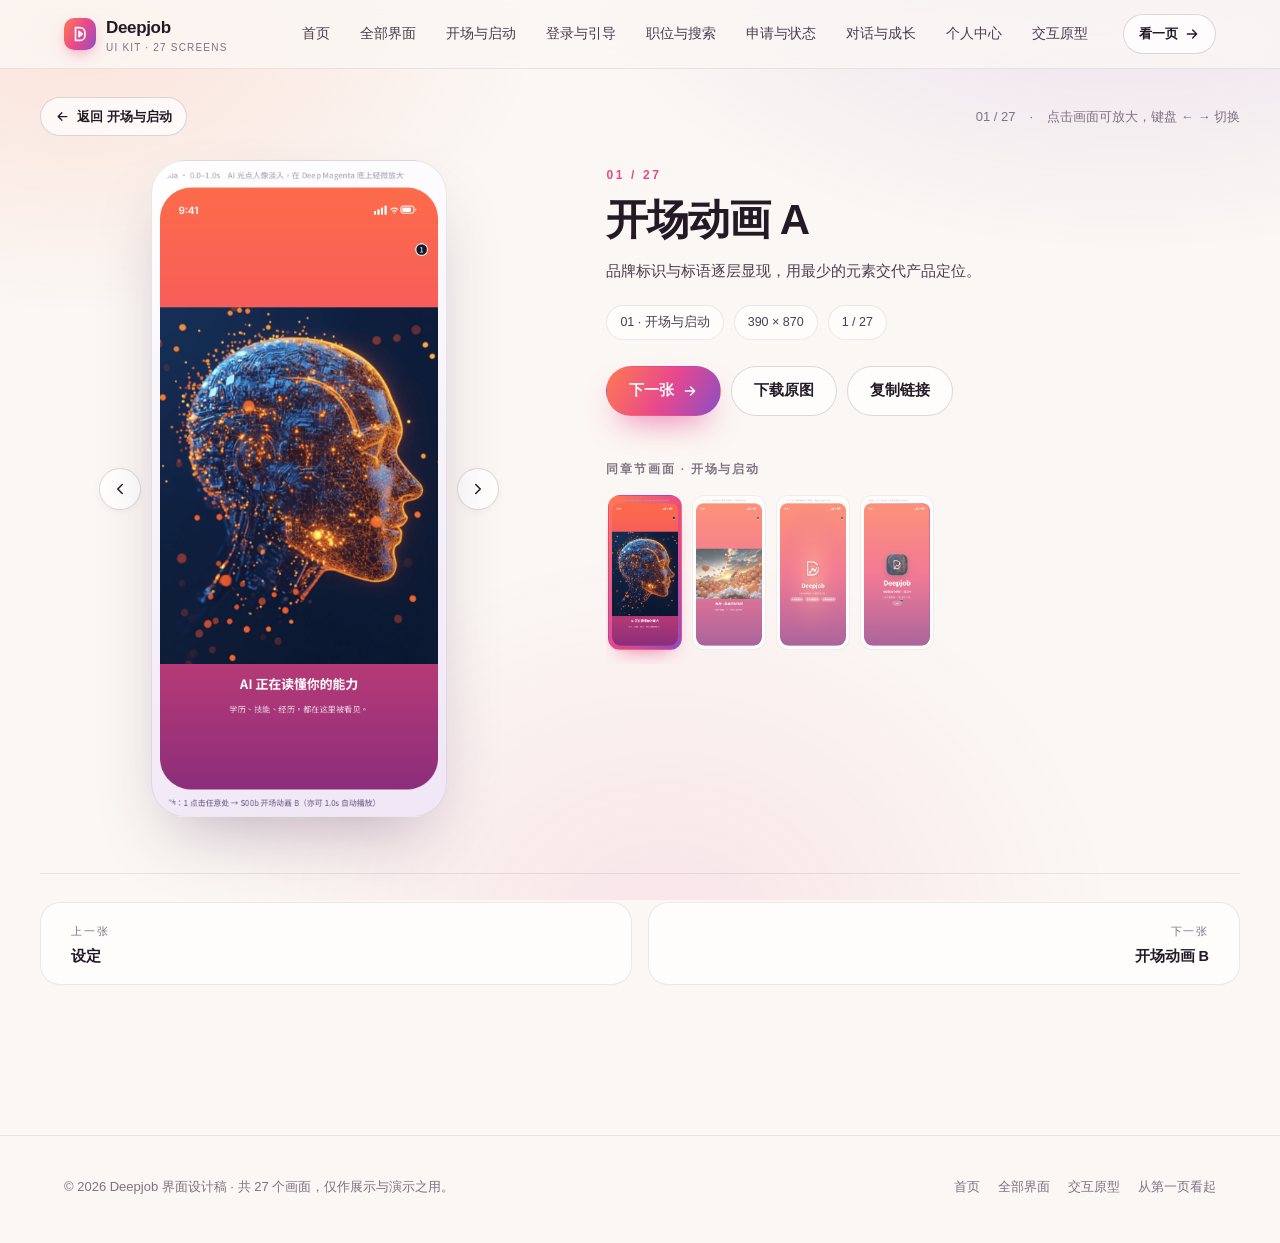
<file: screen.html>
<!DOCTYPE html>
<html lang="zh-CN">
<head>
<meta charset="UTF-8">
<meta name="viewport" content="width=device-width, initial-scale=1">
<title>查看界面 · Deepjob 界面集</title>
<meta name="description" content="Deepjob 单个界面大图查看，支持键盘与滑动切换。">
<link rel="icon" href="assets/favicon.svg" type="image/svg+xml">
<link rel="stylesheet" href="assets/css/style.css">
</head>
<body data-root="./" data-page="screen">

<header class="site-header" data-header></header>

<main class="wrap viewer">
  <div class="viewer-top">
    <a class="back-link" href="index.html" data-back>← 返回首页</a>
    <div class="left">
      <span data-position>01 / 27</span>
      <span>·</span>
      <span>点击画面可放大，键盘 ← → 切换</span>
    </div>
  </div>

  <div data-viewer></div>
</main>

<footer class="site-footer" data-footer></footer>

<div class="lightbox" data-lightbox aria-hidden="true">
  <button class="close" type="button" aria-label="关闭">×</button>
  <img alt="">
</div>

<script src="assets/js/data.js"></script>
<script src="assets/js/main.js" defer></script>
</body>
</html>
</file>
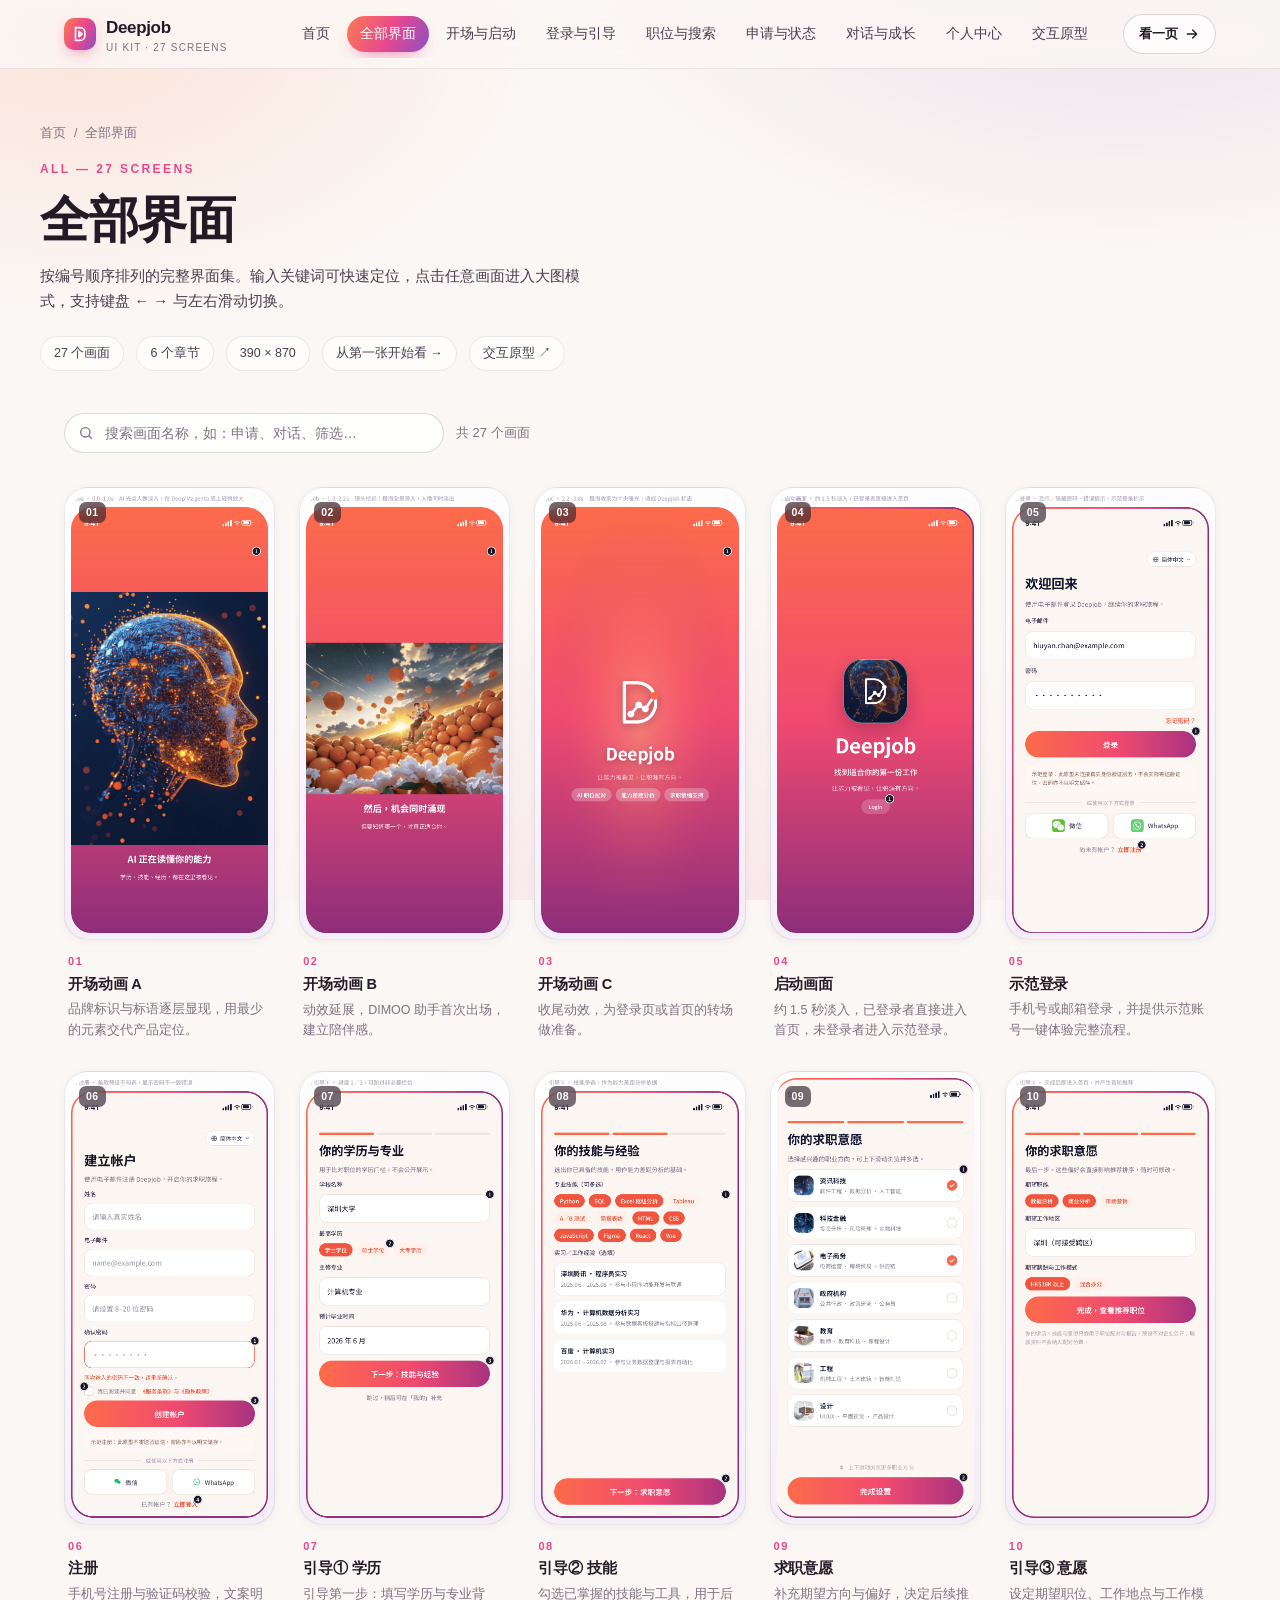
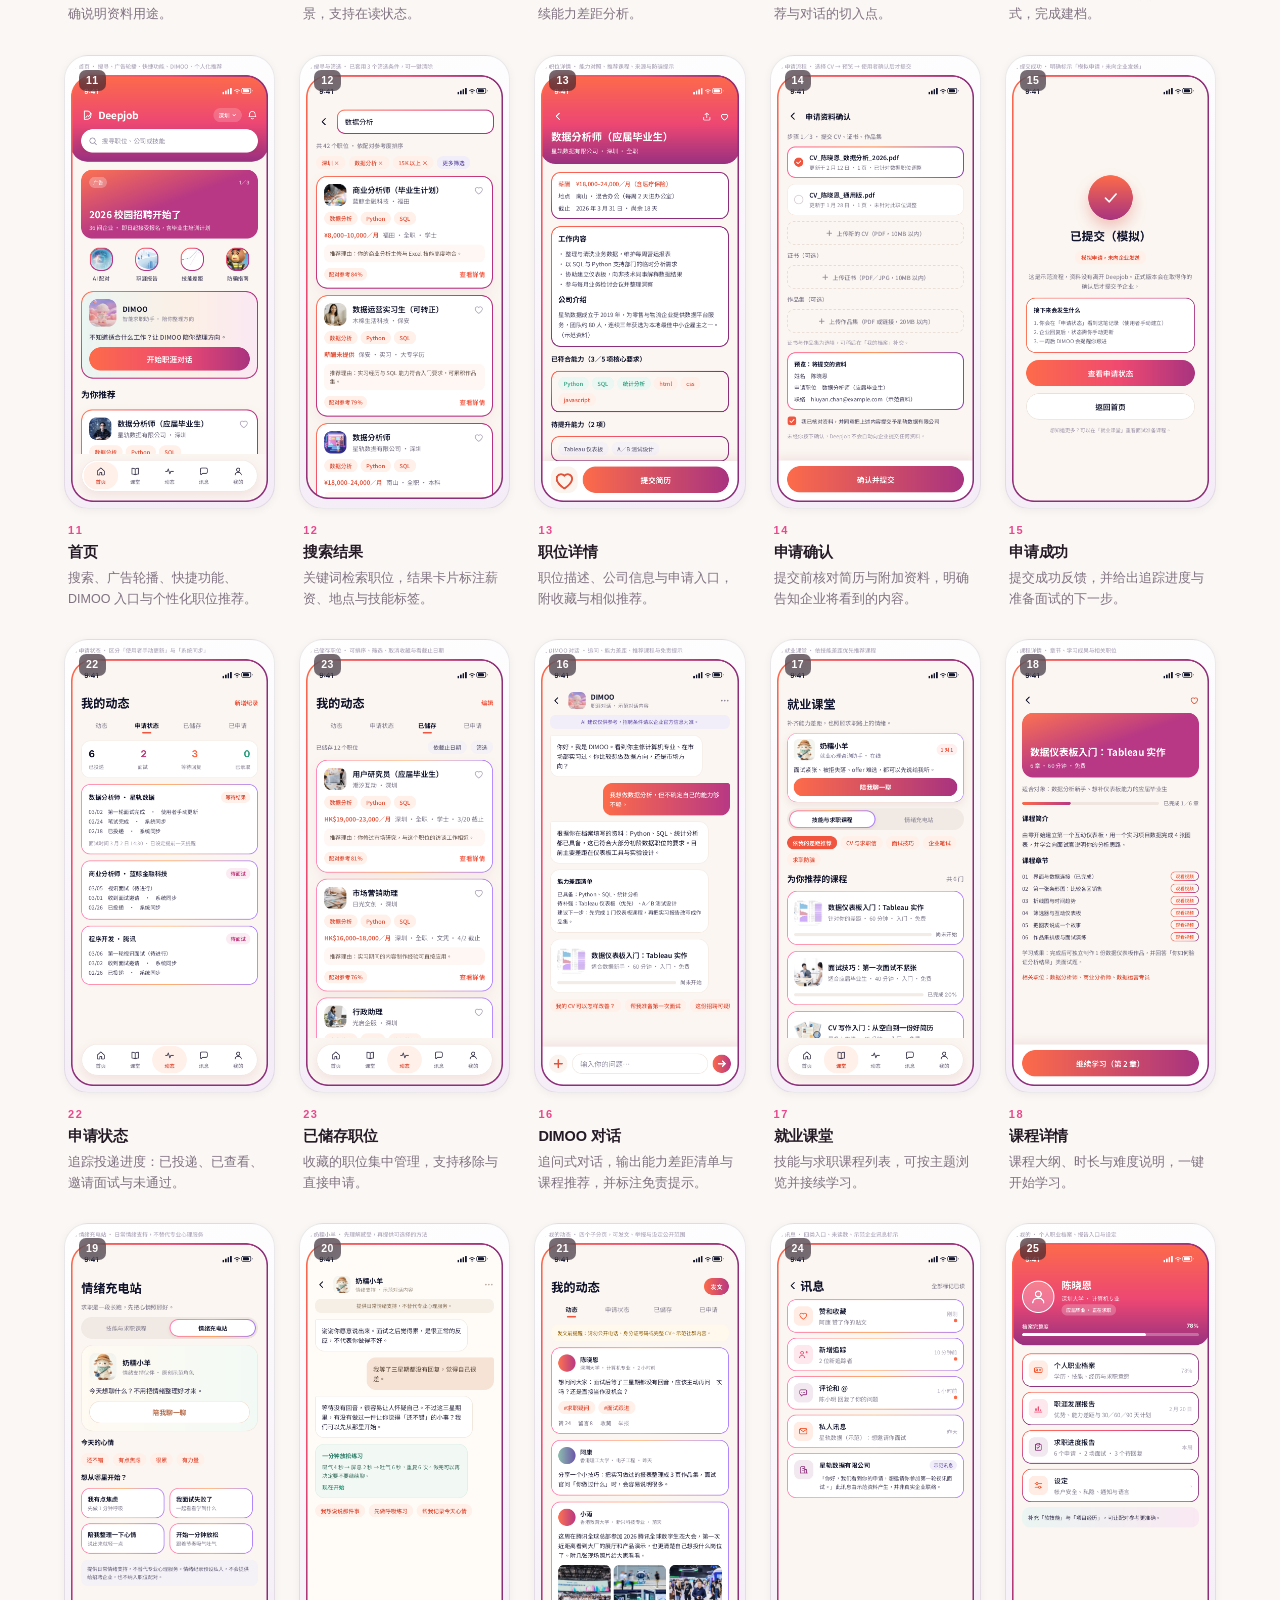
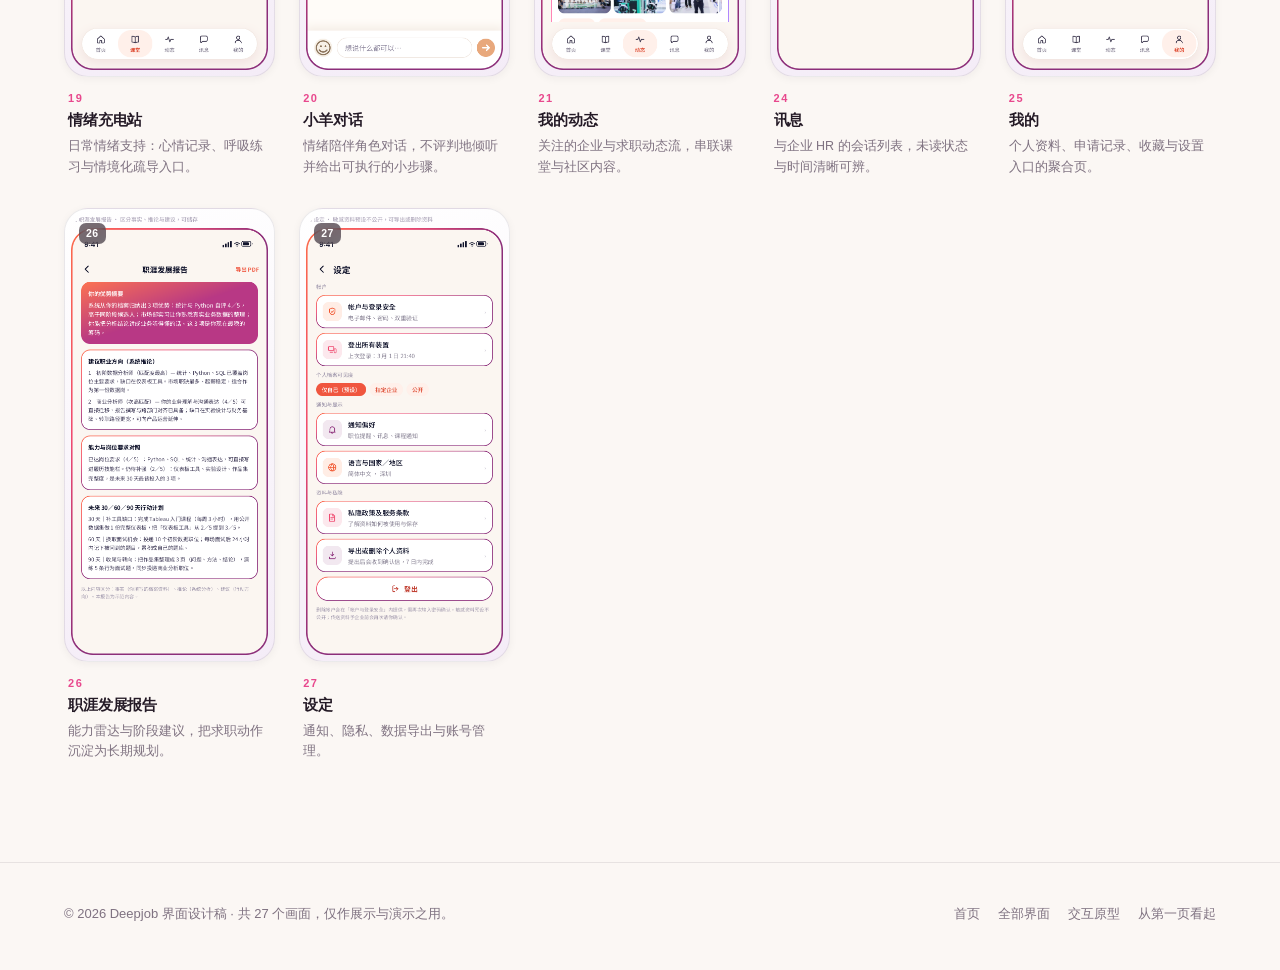
<file: pages/all.html>
<!DOCTYPE html>
<html lang="zh-CN">
<head>
<meta charset="UTF-8">
<meta name="viewport" content="width=device-width, initial-scale=1">
<title>全部界面 · Deepjob 界面集</title>
<meta name="description" content="Deepjob 求职 App 全部 27 个界面，支持关键词搜索与大图查看。">
<link rel="icon" href="../assets/favicon.svg" type="image/svg+xml">
<link rel="stylesheet" href="../assets/css/style.css">
</head>
<body data-root="../" data-page="all">

<header class="site-header" data-header></header>

<main>
  <div class="wrap page-head">
    <div class="crumb"><a href="../index.html">首页</a> <span>/</span> <span>全部界面</span></div>
    <div class="num" style="margin-top:16px">ALL — 27 SCREENS</div>
    <h1>全部界面</h1>
    <p class="desc">按编号顺序排列的完整界面集。输入关键词可快速定位，点击任意画面进入大图模式，支持键盘 ← → 与左右滑动切换。</p>
    <div class="page-meta">
      <span class="chip">27 个画面</span>
      <span class="chip">6 个章节</span>
      <span class="chip">390 × 870</span>
      <a class="chip" href="../screen.html?id=s01">从第一张开始看 →</a>
      <a class="chip" href="../prototype.html">交互原型 ↗</a>
    </div>
  </div>

  <div class="wrap">
    <div class="filter-bar">
      <label class="search-box">
        <svg viewBox="0 0 24 24" fill="none" stroke="currentColor" stroke-width="2" stroke-linecap="round"><circle cx="11" cy="11" r="7"/><path d="m20 20-3.5-3.5"/></svg>
        <input type="search" data-filter placeholder="搜索画面名称，如：申请、对话、筛选…" aria-label="搜索画面">
      </label>
      <span class="filter-count" data-count></span>
    </div>

    <div class="gallery" data-gallery></div>
  </div>
</main>

<footer class="site-footer" data-footer></footer>

<script src="../assets/js/data.js"></script>
<script src="../assets/js/main.js" defer></script>
</body>
</html>
</file>
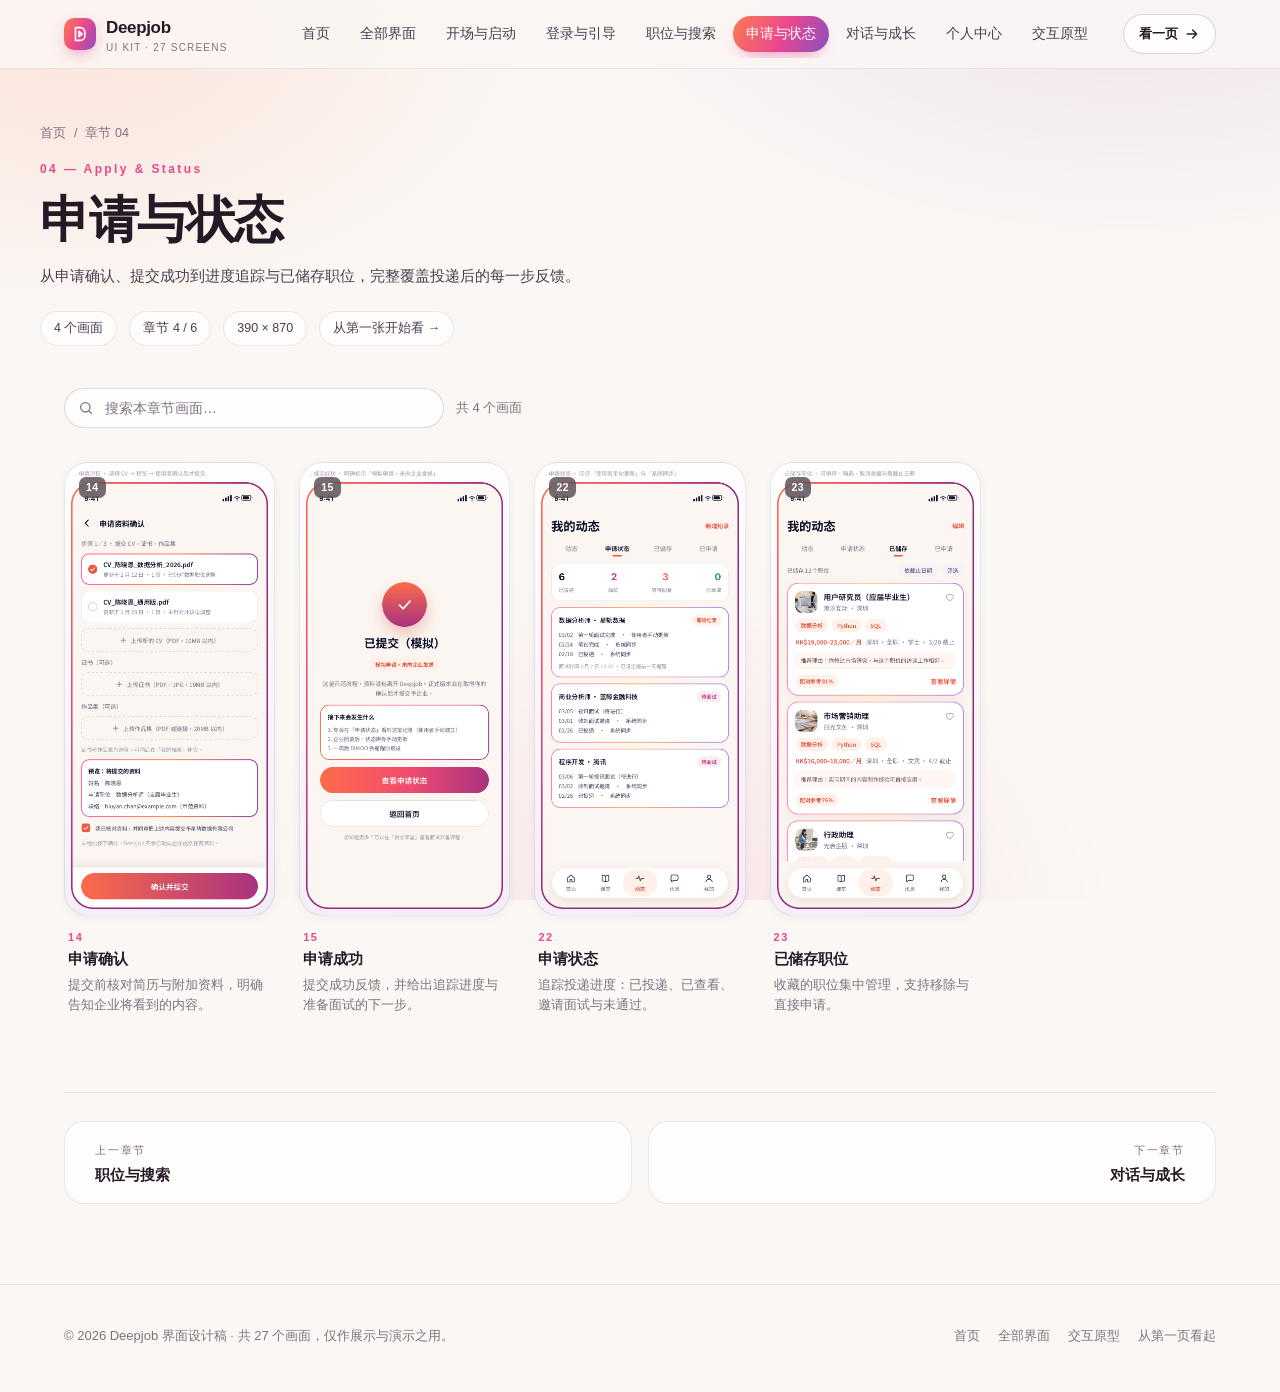
<file: pages/apply.html>
<!DOCTYPE html>
<html lang="zh-CN">
<head>
<meta charset="UTF-8">
<meta name="viewport" content="width=device-width, initial-scale=1">
<title>申请与状态 · Deepjob 界面集</title>
<meta name="description" content="Deepjob 申请确认、申请成功、进度追踪与已储存职位界面。">
<link rel="icon" href="../assets/favicon.svg" type="image/svg+xml">
<link rel="stylesheet" href="../assets/css/style.css">
</head>
<body data-root="../" data-page="apply" data-section="apply">

<header class="site-header" data-header></header>

<main>
  <div data-page-head></div>

  <div class="wrap">
    <div class="filter-bar">
      <label class="search-box">
        <svg viewBox="0 0 24 24" fill="none" stroke="currentColor" stroke-width="2" stroke-linecap="round"><circle cx="11" cy="11" r="7"/><path d="m20 20-3.5-3.5"/></svg>
        <input type="search" data-filter placeholder="搜索本章节画面…" aria-label="搜索画面">
      </label>
      <span class="filter-count" data-count></span>
    </div>

    <div class="gallery" data-gallery></div>
    <div class="pager" data-section-pager></div>
  </div>
</main>

<footer class="site-footer" data-footer></footer>

<script src="../assets/js/data.js"></script>
<script src="../assets/js/main.js" defer></script>
</body>
</html>
</file>
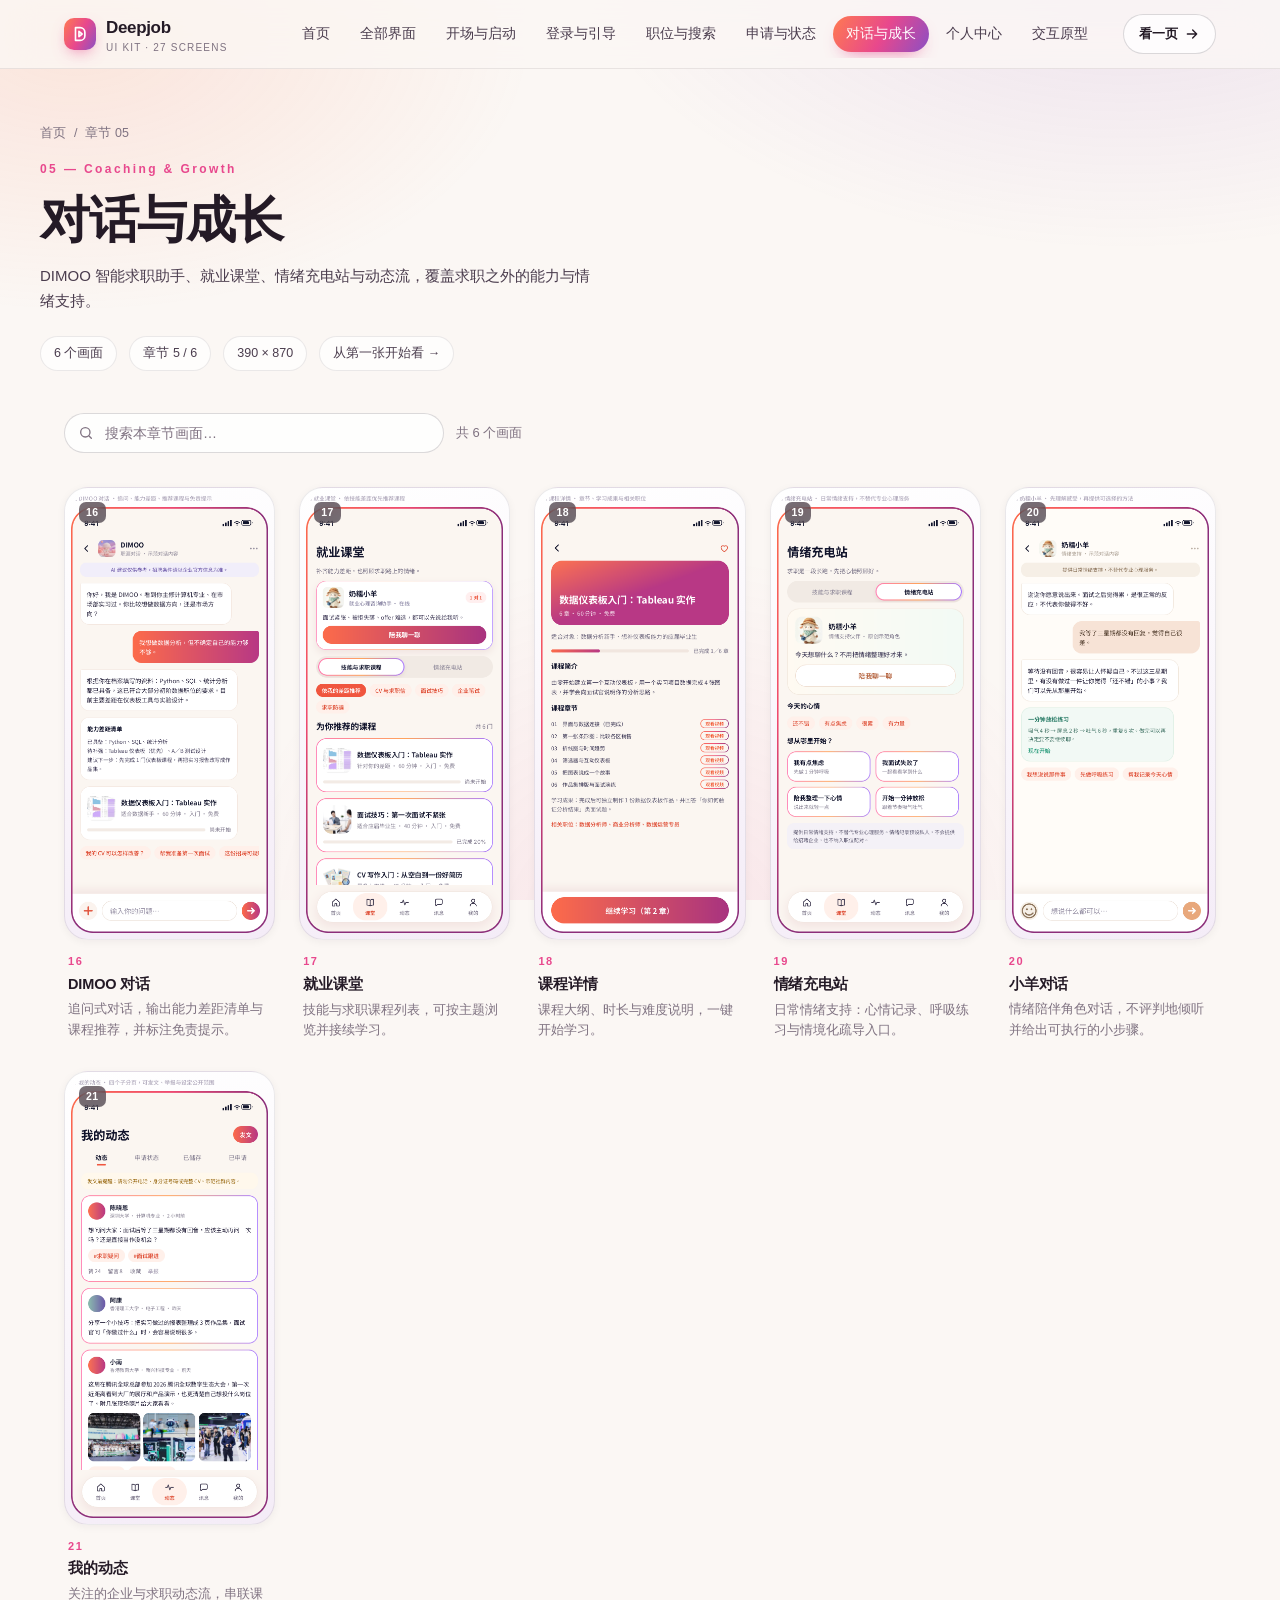
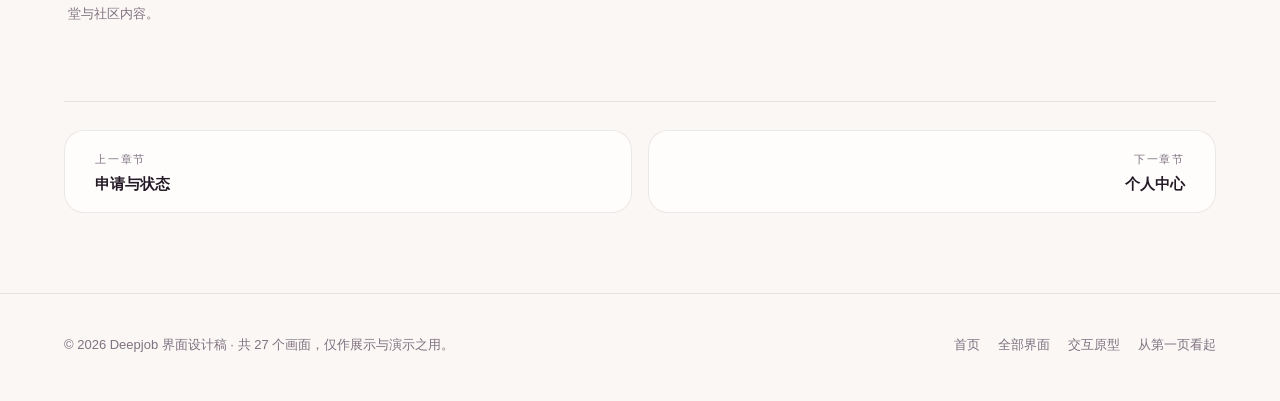
<file: pages/growth.html>
<!DOCTYPE html>
<html lang="zh-CN">
<head>
<meta charset="UTF-8">
<meta name="viewport" content="width=device-width, initial-scale=1">
<title>对话与成长 · Deepjob 界面集</title>
<meta name="description" content="Deepjob DIMOO 求职对话、就业课堂、情绪充电站、小羊对话与动态流。">
<link rel="icon" href="../assets/favicon.svg" type="image/svg+xml">
<link rel="stylesheet" href="../assets/css/style.css">
</head>
<body data-root="../" data-page="growth" data-section="growth">

<header class="site-header" data-header></header>

<main>
  <div data-page-head></div>

  <div class="wrap">
    <div class="filter-bar">
      <label class="search-box">
        <svg viewBox="0 0 24 24" fill="none" stroke="currentColor" stroke-width="2" stroke-linecap="round"><circle cx="11" cy="11" r="7"/><path d="m20 20-3.5-3.5"/></svg>
        <input type="search" data-filter placeholder="搜索本章节画面…" aria-label="搜索画面">
      </label>
      <span class="filter-count" data-count></span>
    </div>

    <div class="gallery" data-gallery></div>
    <div class="pager" data-section-pager></div>
  </div>
</main>

<footer class="site-footer" data-footer></footer>

<script src="../assets/js/data.js"></script>
<script src="../assets/js/main.js" defer></script>
</body>
</html>
</file>
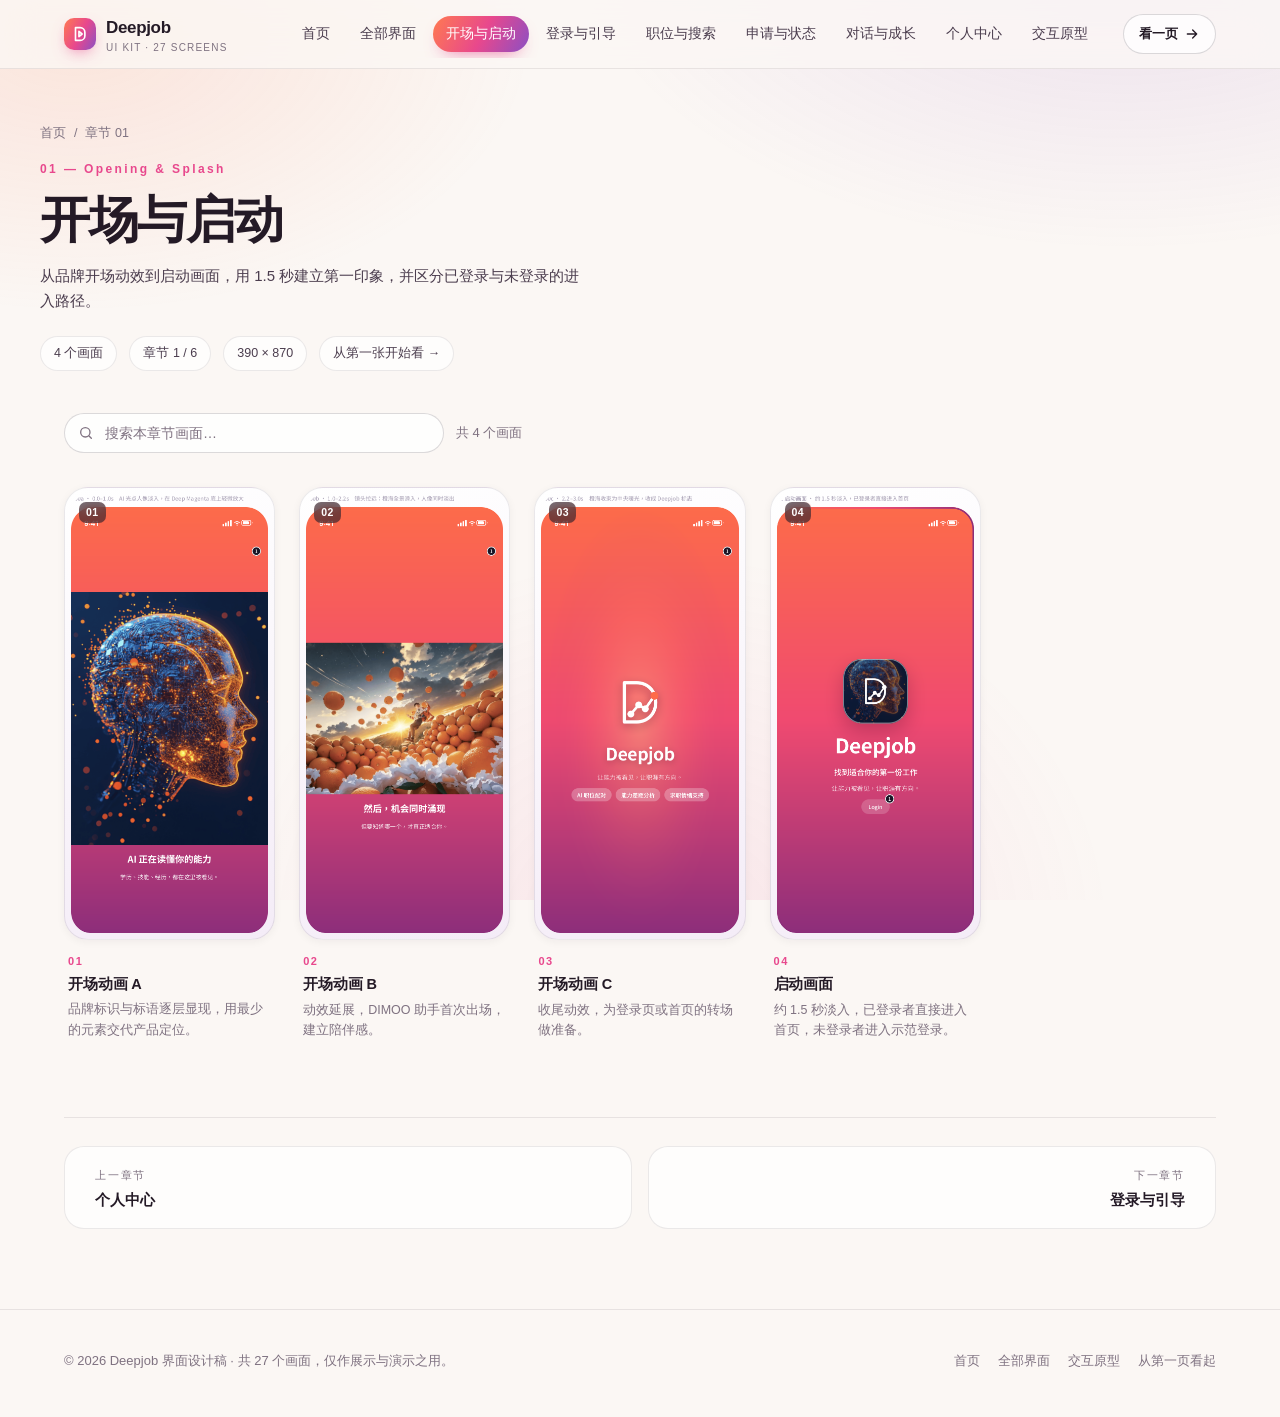
<file: pages/intro.html>
<!DOCTYPE html>
<html lang="zh-CN">
<head>
<meta charset="UTF-8">
<meta name="viewport" content="width=device-width, initial-scale=1">
<title>开场与启动 · Deepjob 界面集</title>
<meta name="description" content="Deepjob 开场动画与启动画面：品牌动效、1.5 秒淡入与登录分支。">
<link rel="icon" href="../assets/favicon.svg" type="image/svg+xml">
<link rel="stylesheet" href="../assets/css/style.css">
</head>
<body data-root="../" data-page="intro" data-section="intro">

<header class="site-header" data-header></header>

<main>
  <div data-page-head></div>

  <div class="wrap">
    <div class="filter-bar">
      <label class="search-box">
        <svg viewBox="0 0 24 24" fill="none" stroke="currentColor" stroke-width="2" stroke-linecap="round"><circle cx="11" cy="11" r="7"/><path d="m20 20-3.5-3.5"/></svg>
        <input type="search" data-filter placeholder="搜索本章节画面…" aria-label="搜索画面">
      </label>
      <span class="filter-count" data-count></span>
    </div>

    <div class="gallery" data-gallery></div>
    <div class="pager" data-section-pager></div>
  </div>
</main>

<footer class="site-footer" data-footer></footer>

<script src="../assets/js/data.js"></script>
<script src="../assets/js/main.js" defer></script>
</body>
</html>
</file>
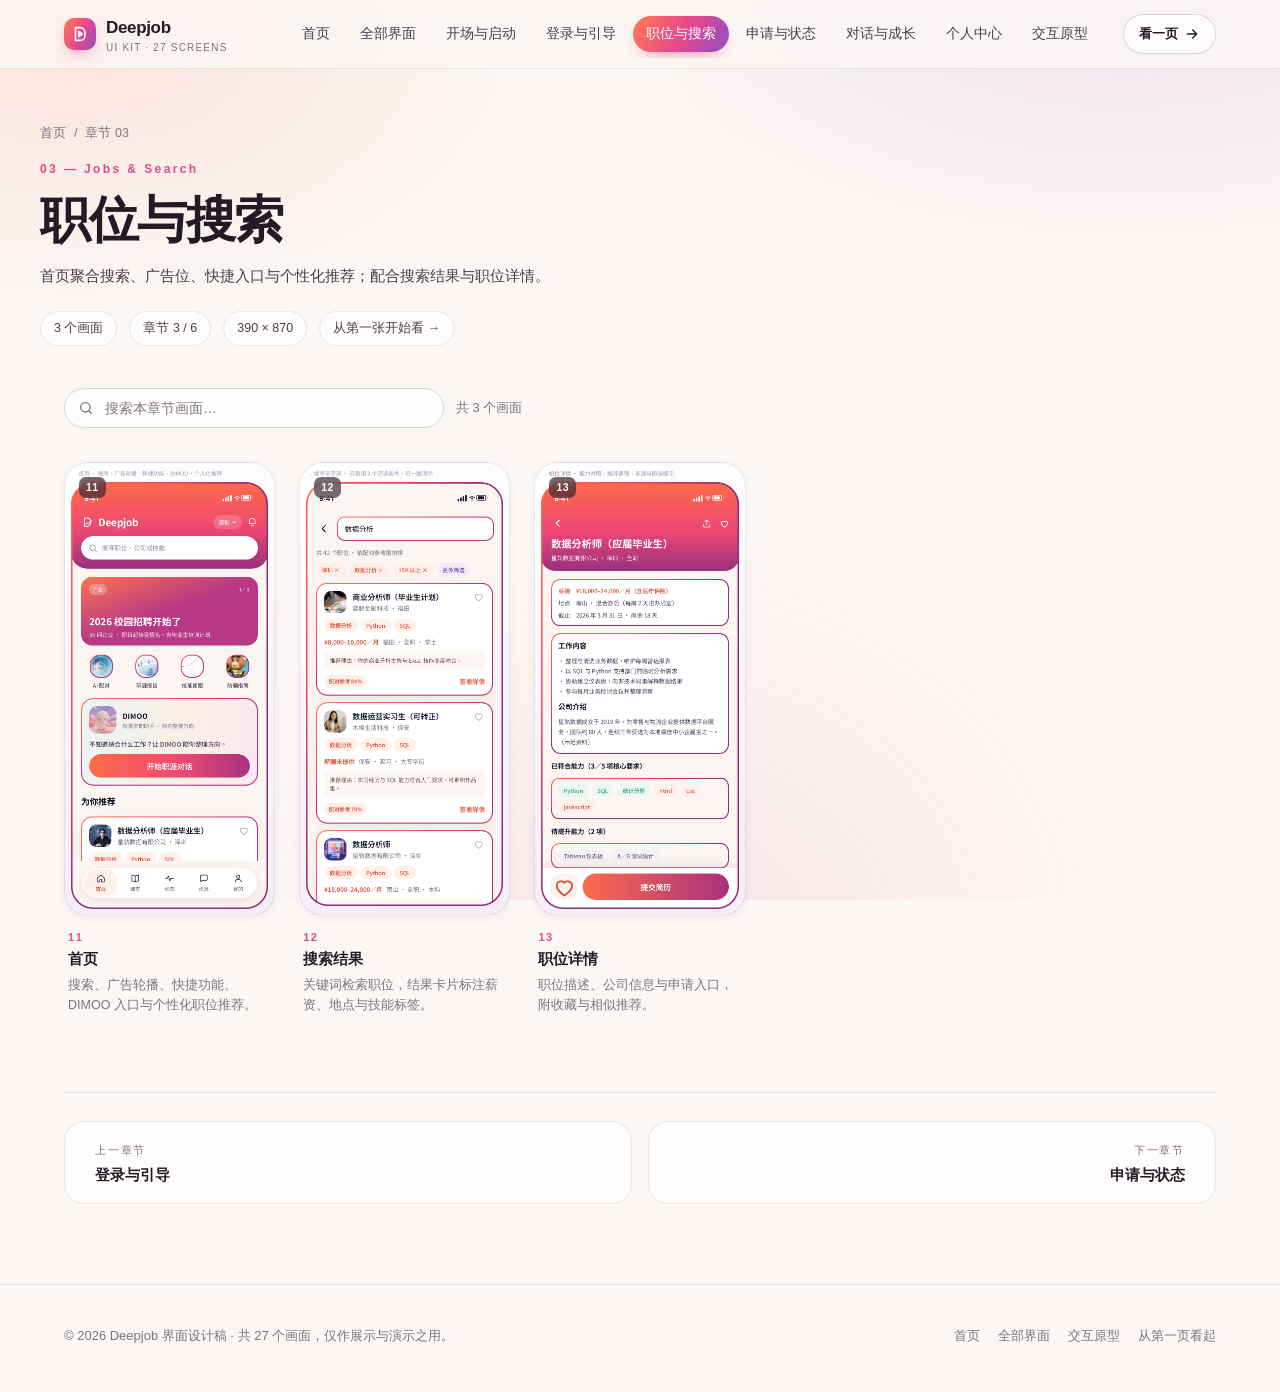
<file: pages/jobs.html>
<!DOCTYPE html>
<html lang="zh-CN">
<head>
<meta charset="UTF-8">
<meta name="viewport" content="width=device-width, initial-scale=1">
<title>职位与搜索 · Deepjob 界面集</title>
<meta name="description" content="Deepjob 首页、搜索结果与职位详情界面。">
<link rel="icon" href="../assets/favicon.svg" type="image/svg+xml">
<link rel="stylesheet" href="../assets/css/style.css">
</head>
<body data-root="../" data-page="jobs" data-section="jobs">

<header class="site-header" data-header></header>

<main>
  <div data-page-head></div>

  <div class="wrap">
    <div class="filter-bar">
      <label class="search-box">
        <svg viewBox="0 0 24 24" fill="none" stroke="currentColor" stroke-width="2" stroke-linecap="round"><circle cx="11" cy="11" r="7"/><path d="m20 20-3.5-3.5"/></svg>
        <input type="search" data-filter placeholder="搜索本章节画面…" aria-label="搜索画面">
      </label>
      <span class="filter-count" data-count></span>
    </div>

    <div class="gallery" data-gallery></div>
    <div class="pager" data-section-pager></div>
  </div>
</main>

<footer class="site-footer" data-footer></footer>

<script src="../assets/js/data.js"></script>
<script src="../assets/js/main.js" defer></script>
</body>
</html>
</file>
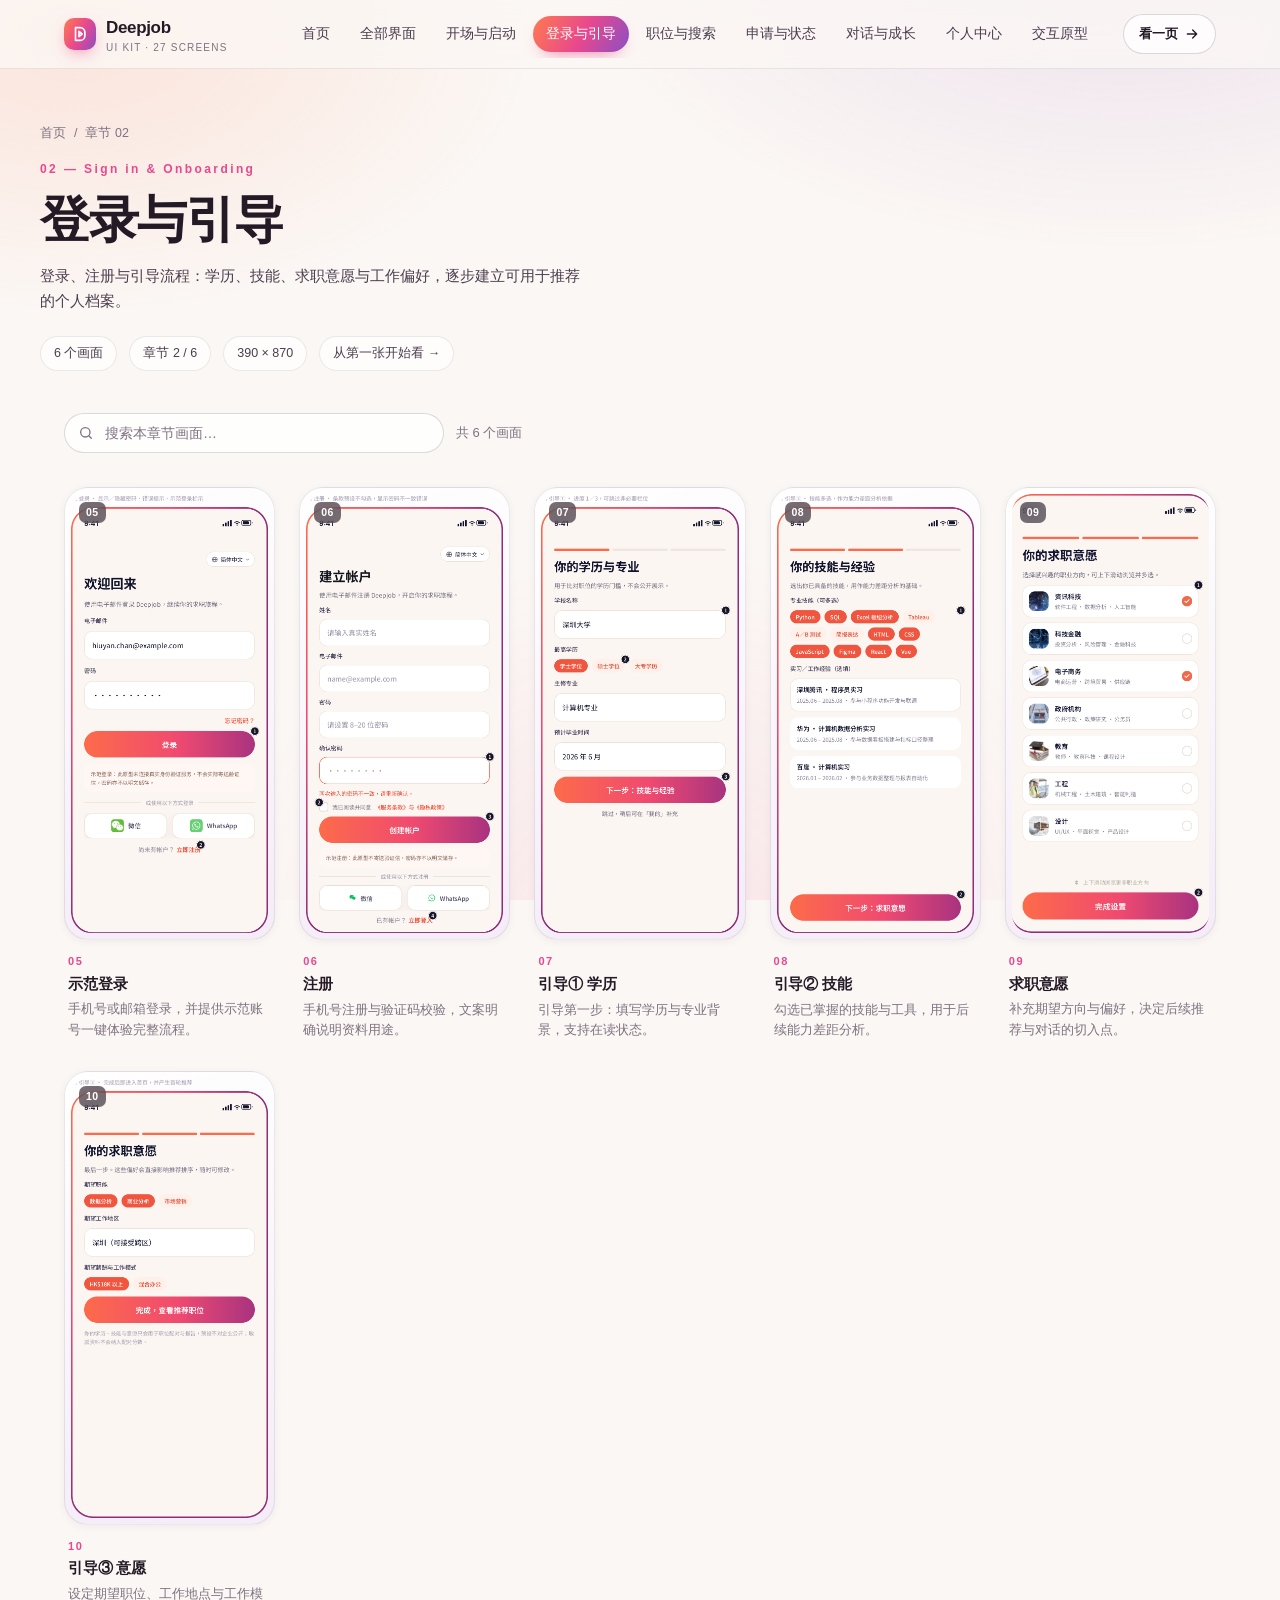
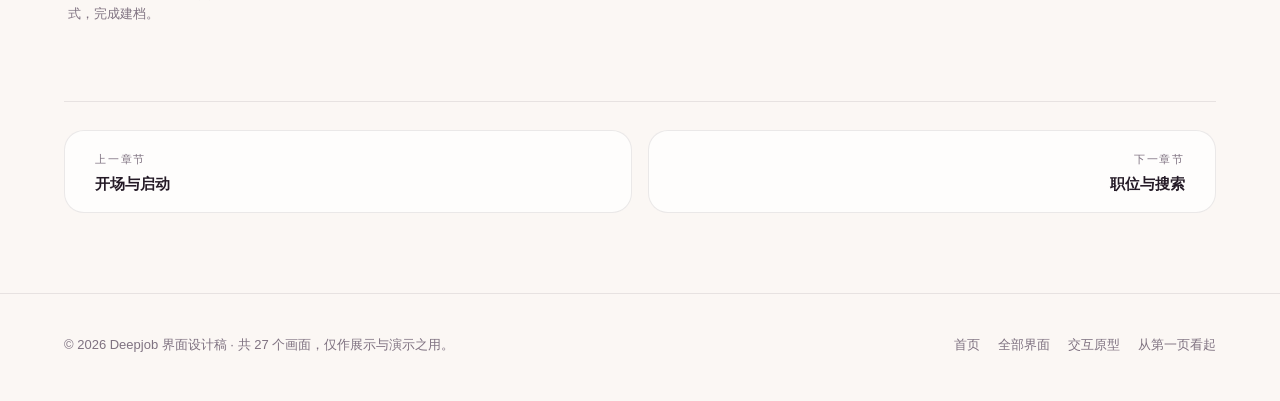
<file: pages/onboarding.html>
<!DOCTYPE html>
<html lang="zh-CN">
<head>
<meta charset="UTF-8">
<meta name="viewport" content="width=device-width, initial-scale=1">
<title>登录与引导 · Deepjob 界面集</title>
<meta name="description" content="Deepjob 登录、注册与引导流程：学历、技能、求职意愿与工作偏好。">
<link rel="icon" href="../assets/favicon.svg" type="image/svg+xml">
<link rel="stylesheet" href="../assets/css/style.css">
</head>
<body data-root="../" data-page="onboarding" data-section="onboarding">

<header class="site-header" data-header></header>

<main>
  <div data-page-head></div>

  <div class="wrap">
    <div class="filter-bar">
      <label class="search-box">
        <svg viewBox="0 0 24 24" fill="none" stroke="currentColor" stroke-width="2" stroke-linecap="round"><circle cx="11" cy="11" r="7"/><path d="m20 20-3.5-3.5"/></svg>
        <input type="search" data-filter placeholder="搜索本章节画面…" aria-label="搜索画面">
      </label>
      <span class="filter-count" data-count></span>
    </div>

    <div class="gallery" data-gallery></div>
    <div class="pager" data-section-pager></div>
  </div>
</main>

<footer class="site-footer" data-footer></footer>

<script src="../assets/js/data.js"></script>
<script src="../assets/js/main.js" defer></script>
</body>
</html>
</file>
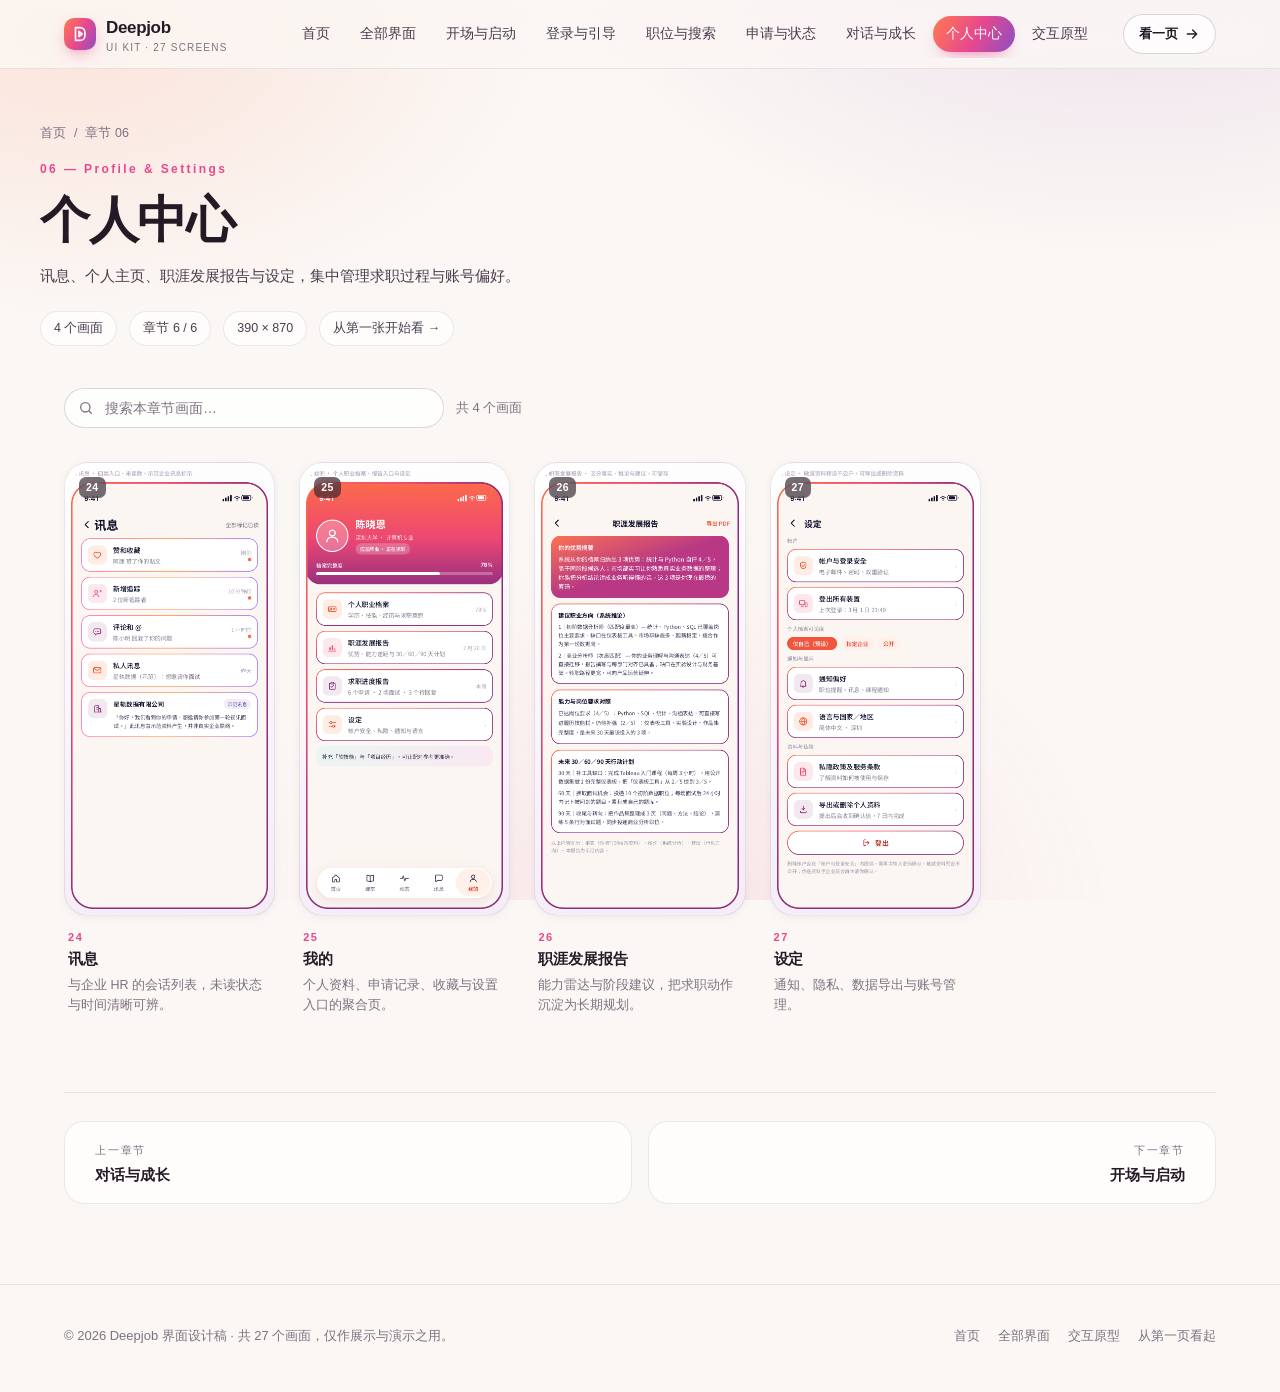
<file: pages/profile.html>
<!DOCTYPE html>
<html lang="zh-CN">
<head>
<meta charset="UTF-8">
<meta name="viewport" content="width=device-width, initial-scale=1">
<title>个人中心 · Deepjob 界面集</title>
<meta name="description" content="Deepjob 讯息、我的、职涯发展报告与设定界面。">
<link rel="icon" href="../assets/favicon.svg" type="image/svg+xml">
<link rel="stylesheet" href="../assets/css/style.css">
</head>
<body data-root="../" data-page="profile" data-section="profile">

<header class="site-header" data-header></header>

<main>
  <div data-page-head></div>

  <div class="wrap">
    <div class="filter-bar">
      <label class="search-box">
        <svg viewBox="0 0 24 24" fill="none" stroke="currentColor" stroke-width="2" stroke-linecap="round"><circle cx="11" cy="11" r="7"/><path d="m20 20-3.5-3.5"/></svg>
        <input type="search" data-filter placeholder="搜索本章节画面…" aria-label="搜索画面">
      </label>
      <span class="filter-count" data-count></span>
    </div>

    <div class="gallery" data-gallery></div>
    <div class="pager" data-section-pager></div>
  </div>
</main>

<footer class="site-footer" data-footer></footer>

<script src="../assets/js/data.js"></script>
<script src="../assets/js/main.js" defer></script>
</body>
</html>
</file>
<file: assets/css/style.css>
/* ============================================================
   Deepjob UI Kit — 展示站点样式
   ============================================================ */

:root {
  --brand-1: #ff7a50;
  --brand-2: #e8488d;
  --brand-3: #8b4fc4;
  --brand-grad: linear-gradient(118deg, #ff7a50 0%, #e8488d 52%, #8b4fc4 100%);
  --brand-soft: linear-gradient(118deg, #fff1ea 0%, #ffeaf3 55%, #f3ecff 100%);

  --paper: #fbf7f4;
  --surface: #ffffff;
  --ink: #241a26;
  --ink-soft: #4b3d4e;
  --muted: #7f7281;
  --line: rgba(36, 26, 38, 0.09);
  --line-strong: rgba(36, 26, 38, 0.16);

  --radius-sm: 12px;
  --radius: 20px;
  --radius-lg: 28px;
  --shadow-sm: 0 2px 8px rgba(36, 26, 38, 0.05);
  --shadow: 0 14px 34px -12px rgba(80, 38, 84, 0.22);
  --shadow-lg: 0 32px 70px -24px rgba(80, 38, 84, 0.36);
  --ease: cubic-bezier(0.22, 1, 0.36, 1);
  --header-h: 68px;
  --max: 1200px;
}

* { box-sizing: border-box; }

html { scroll-behavior: smooth; -webkit-text-size-adjust: 100%; }

body {
  margin: 0;
  font-family: "PingFang SC", "Hiragino Sans GB", "Microsoft YaHei", "Noto Sans SC",
    -apple-system, BlinkMacSystemFont, "Segoe UI", sans-serif;
  color: var(--ink);
  background: var(--paper);
  line-height: 1.65;
  -webkit-font-smoothing: antialiased;
}

body::before {
  content: "";
  position: fixed;
  inset: 0;
  pointer-events: none;
  z-index: -1;
  background:
    radial-gradient(900px 520px at 88% -8%, rgba(139, 79, 196, 0.14), transparent 62%),
    radial-gradient(760px 460px at 6% 4%, rgba(255, 122, 80, 0.15), transparent 60%),
    radial-gradient(700px 600px at 52% 104%, rgba(232, 72, 141, 0.1), transparent 64%);
}

img { display: block; max-width: 100%; }
a { color: inherit; text-decoration: none; }
button { font: inherit; color: inherit; }
::selection { background: rgba(232, 72, 141, 0.18); }

.wrap {
  width: 100%;
  max-width: var(--max);
  margin: 0 auto;
  padding: 0 24px;
}

.eyebrow {
  display: inline-flex;
  align-items: center;
  gap: 8px;
  font-size: 12px;
  font-weight: 600;
  letter-spacing: 0.16em;
  text-transform: uppercase;
  color: var(--brand-2);
}

.grad-text {
  background: var(--brand-grad);
  -webkit-background-clip: text;
  background-clip: text;
  color: transparent;
}

/* ---------------- Header ---------------- */
.site-header {
  position: sticky;
  top: 0;
  z-index: 60;
  background: rgba(251, 247, 244, 0.82);
  backdrop-filter: saturate(180%) blur(18px);
  -webkit-backdrop-filter: saturate(180%) blur(18px);
  border-bottom: 1px solid var(--line);
}

.header-inner {
  display: flex;
  align-items: center;
  gap: 22px;
  height: var(--header-h);
  min-width: 0;
}

.brand {
  display: flex;
  align-items: center;
  gap: 10px;
  flex: none;
  font-weight: 800;
  letter-spacing: -0.02em;
  font-size: 17px;
}

.brand-mark {
  width: 32px;
  height: 32px;
  border-radius: 10px;
  background: var(--brand-grad);
  display: grid;
  place-items: center;
  box-shadow: 0 6px 16px -6px rgba(232, 72, 141, 0.75);
  flex: none;
}

.brand-mark svg { width: 18px; height: 18px; }

.brand small {
  display: block;
  font-size: 10px;
  font-weight: 500;
  letter-spacing: 0.12em;
  color: var(--muted);
  text-transform: uppercase;
  line-height: 1.2;
}

.nav {
  margin-left: auto;
  min-width: 0;
  display: flex;
  align-items: center;
  gap: 4px;
  overflow-x: auto;
  scrollbar-width: none;
  -ms-overflow-style: none;
  padding: 6px 0;
}

.nav::-webkit-scrollbar { display: none; }

.nav a {
  flex: none;
  padding: 7px 13px;
  border-radius: 999px;
  font-size: 13.5px;
  font-weight: 500;
  color: var(--ink-soft);
  white-space: nowrap;
  transition: background 0.25s var(--ease), color 0.25s var(--ease);
}

.nav a:hover { background: rgba(232, 72, 141, 0.09); color: var(--brand-2); }
.nav a.is-active { background: var(--brand-grad); color: #fff; box-shadow: 0 8px 18px -10px rgba(232, 72, 141, 0.9); }

.header-cta {
  flex: none;
  display: inline-flex;
  align-items: center;
  gap: 6px;
  padding: 8px 15px;
  border-radius: 999px;
  border: 1px solid var(--line-strong);
  background: rgba(255, 255, 255, 0.7);
  font-size: 13px;
  font-weight: 600;
  transition: all 0.25s var(--ease);
}

.header-cta:hover { border-color: transparent; background: var(--brand-grad); color: #fff; }

/* ---------------- Buttons ---------------- */
.btn {
  display: inline-flex;
  align-items: center;
  justify-content: center;
  gap: 8px;
  padding: 12px 22px;
  border-radius: 999px;
  font-size: 14.5px;
  font-weight: 600;
  border: 1px solid transparent;
  cursor: pointer;
  transition: transform 0.25s var(--ease), box-shadow 0.25s var(--ease),
    background 0.25s var(--ease), border-color 0.25s var(--ease);
  background: transparent;
}

.btn:active { transform: translateY(1px) scale(0.995); }

.btn-primary {
  background: var(--brand-grad);
  color: #fff;
  box-shadow: 0 16px 32px -14px rgba(232, 72, 141, 0.85);
}

.btn-primary:hover { transform: translateY(-2px); box-shadow: 0 22px 40px -16px rgba(232, 72, 141, 0.9); }

.btn-ghost {
  border-color: var(--line-strong);
  background: rgba(255, 255, 255, 0.72);
  color: var(--ink);
}

.btn-ghost:hover { border-color: var(--brand-2); color: var(--brand-2); transform: translateY(-2px); }

/* ---------------- Hero ---------------- */
.hero { position: relative; overflow: hidden; padding: 72px 0 40px; }

.hero-inner {
  display: grid;
  grid-template-columns: minmax(0, 1.05fr) minmax(0, 0.95fr);
  align-items: center;
  gap: 56px;
}

.hero h1 {
  margin: 18px 0 0;
  font-size: clamp(38px, 5.2vw, 68px);
  line-height: 1.04;
  letter-spacing: -0.035em;
  font-weight: 800;
}

.hero p.lead {
  margin: 22px 0 0;
  max-width: 46ch;
  font-size: 16px;
  color: var(--ink-soft);
}

.hero-actions { display: flex; flex-wrap: wrap; gap: 12px; margin-top: 30px; }

.hero-stats {
  display: flex;
  flex-wrap: wrap;
  gap: 26px;
  margin-top: 40px;
  padding-top: 26px;
  border-top: 1px solid var(--line);
}

.hero-stats div strong {
  display: block;
  font-size: 26px;
  font-weight: 800;
  letter-spacing: -0.02em;
  font-variant-numeric: tabular-nums;
}

.hero-stats div span { font-size: 12.5px; color: var(--muted); }

/* 手机叠层 */
.phone-stack {
  position: relative;
  height: 470px;
  display: flex;
  align-items: center;
  justify-content: center;
}

.phone-stack::before {
  content: "";
  position: absolute;
  inset: 12% -6% 8%;
  border-radius: 50%;
  background: radial-gradient(circle at 50% 50%, rgba(232, 72, 141, 0.24), rgba(139, 79, 196, 0.14) 45%, transparent 70%);
  filter: blur(24px);
}

.phone-stack .p {
  position: absolute;
  width: 176px;
  border-radius: 26px;
  padding: 5px;
  background: linear-gradient(160deg, rgba(255, 255, 255, 0.95), rgba(255, 255, 255, 0.55));
  box-shadow: var(--shadow-lg);
  transition: transform 0.6s var(--ease);
}

.phone-stack .p img { border-radius: 21px; }
.phone-stack .p1 { transform: translate(-52%, 26px) rotate(-9deg) scale(0.86); z-index: 1; }
.phone-stack .p2 { transform: translate(0, -26px) scale(1.06); z-index: 3; }
.phone-stack .p3 { transform: translate(52%, 26px) rotate(9deg) scale(0.86); z-index: 2; }

.phone-stack:hover .p1 { transform: translate(-58%, 18px) rotate(-12deg) scale(0.88); }
.phone-stack:hover .p3 { transform: translate(58%, 18px) rotate(12deg) scale(0.88); }
.phone-stack:hover .p2 { transform: translate(0, -34px) scale(1.08); }

/* ---------------- Section shell ---------------- */
.section-head {
  display: flex;
  align-items: flex-end;
  justify-content: space-between;
  gap: 24px;
  margin: 0 0 30px;
}

.section-head h2 {
  margin: 8px 0 0;
  font-size: clamp(26px, 3vw, 38px);
  line-height: 1.15;
  letter-spacing: -0.03em;
  font-weight: 800;
}

.section-head p {
  margin: 10px 0 0;
  max-width: 62ch;
  color: var(--muted);
  font-size: 14.5px;
}

.home-sections { padding: 40px 0 20px; }

.section-grid {
  display: grid;
  grid-template-columns: repeat(3, minmax(0, 1fr));
  gap: 22px;
}

.section-card {
  position: relative;
  display: flex;
  flex-direction: column;
  overflow: hidden;
  border-radius: var(--radius-lg);
  background: var(--surface);
  border: 1px solid var(--line);
  box-shadow: var(--shadow-sm);
  transition: transform 0.45s var(--ease), box-shadow 0.45s var(--ease), border-color 0.45s var(--ease);
}

.section-card:hover {
  transform: translateY(-6px);
  box-shadow: var(--shadow);
  border-color: rgba(232, 72, 141, 0.28);
}

.section-card .cover {
  position: relative;
  height: 268px;
  overflow: hidden;
  background: var(--brand-soft);
}

.section-card .cover img {
  position: absolute;
  left: 50%;
  top: 28px;
  width: 148px;
  transform: translateX(-50%);
  border-radius: 20px;
  border: 4px solid rgba(255, 255, 255, 0.9);
  box-shadow: 0 22px 42px -18px rgba(80, 38, 84, 0.45);
  transition: transform 0.55s var(--ease), top 0.55s var(--ease);
}

.section-card:hover .cover img { transform: translateX(-50%) translateY(-8px) scale(1.03); }

.section-card .cover::after {
  content: "";
  position: absolute;
  inset: auto 0 0;
  height: 60px;
  background: linear-gradient(to top, var(--surface), transparent);
}

.section-card .num-tag {
  position: absolute;
  top: 16px;
  left: 16px;
  z-index: 2;
  padding: 4px 10px;
  border-radius: 999px;
  background: rgba(255, 255, 255, 0.85);
  backdrop-filter: blur(6px);
  font-size: 11px;
  font-weight: 700;
  letter-spacing: 0.12em;
  color: var(--brand-2);
}

.section-card .body { padding: 20px 22px 24px; }

.section-card h3 {
  margin: 0;
  font-size: 18px;
  font-weight: 700;
  letter-spacing: -0.01em;
  display: flex;
  align-items: center;
  gap: 8px;
}

.section-card h3 .count {
  font-size: 11.5px;
  font-weight: 600;
  color: var(--muted);
  background: rgba(36, 26, 38, 0.05);
  padding: 2px 8px;
  border-radius: 999px;
}

.section-card p {
  margin: 8px 0 0;
  font-size: 13.5px;
  color: var(--muted);
  display: -webkit-box;
  -webkit-line-clamp: 2;
  -webkit-box-orient: vertical;
  overflow: hidden;
}

.section-card .more {
  margin-top: 16px;
  font-size: 13px;
  font-weight: 600;
  color: var(--brand-2);
  display: inline-flex;
  align-items: center;
  gap: 6px;
}

.section-card .more svg { transition: transform 0.35s var(--ease); }
.section-card:hover .more svg { transform: translateX(4px); }

/* ---------------- Page head ---------------- */
.page-head { padding: 54px 0 12px; }

.page-head .crumb {
  font-size: 12.5px;
  color: var(--muted);
  display: flex;
  align-items: center;
  gap: 8px;
}

.page-head .crumb a:hover { color: var(--brand-2); }

.page-head h1 {
  margin: 14px 0 0;
  font-size: clamp(30px, 4vw, 50px);
  line-height: 1.1;
  letter-spacing: -0.03em;
  font-weight: 800;
}

.page-head .num {
  font-size: 12px;
  font-weight: 700;
  letter-spacing: 0.2em;
  color: var(--brand-2);
}

.page-head p.desc { margin: 16px 0 0; max-width: 66ch; color: var(--ink-soft); font-size: 15px; }

.page-meta {
  display: flex;
  flex-wrap: wrap;
  align-items: center;
  gap: 12px;
  margin-top: 22px;
}

.chip {
  padding: 6px 13px;
  border-radius: 999px;
  border: 1px solid var(--line);
  background: rgba(255, 255, 255, 0.7);
  font-size: 12.5px;
  color: var(--ink-soft);
}

.filter-bar {
  display: flex;
  flex-wrap: wrap;
  align-items: center;
  gap: 12px;
  margin: 30px 0 26px;
}

.search-box {
  position: relative;
  flex: 1 1 260px;
  max-width: 380px;
}

.search-box svg {
  position: absolute;
  left: 14px;
  top: 50%;
  transform: translateY(-50%);
  width: 16px;
  height: 16px;
  color: var(--muted);
  pointer-events: none;
}

.search-box input {
  width: 100%;
  padding: 11px 16px 11px 40px;
  border-radius: 999px;
  border: 1px solid var(--line-strong);
  background: rgba(255, 255, 255, 0.8);
  font-size: 14px;
  color: var(--ink);
  outline: none;
  transition: border-color 0.25s var(--ease), box-shadow 0.25s var(--ease);
}

.search-box input::placeholder { color: var(--muted); }
.search-box input:focus { border-color: var(--brand-2); box-shadow: 0 0 0 4px rgba(232, 72, 141, 0.12); }

.filter-count { font-size: 13px; color: var(--muted); font-variant-numeric: tabular-nums; }

/* ---------------- Gallery ---------------- */
.gallery {
  display: grid;
  grid-template-columns: repeat(auto-fill, minmax(196px, 1fr));
  gap: 30px 24px;
  padding: 8px 0 20px;
}

.shot {
  display: flex;
  flex-direction: column;
  gap: 12px;
  cursor: pointer;
  text-align: left;
  border: 0;
  background: none;
  padding: 0;
  transform: translateY(14px);
  opacity: 0;
  animation: shotIn 0.6s var(--ease) forwards;
}

@keyframes shotIn {
  to { transform: none; opacity: 1; }
}

.shot-frame {
  position: relative;
  display: block;
  border-radius: 24px;
  padding: 6px;
  background: linear-gradient(165deg, #ffffff, #f4ecf7);
  border: 1px solid var(--line);
  box-shadow: var(--shadow-sm);
  transition: transform 0.45s var(--ease), box-shadow 0.45s var(--ease),
    background 0.45s var(--ease), border-color 0.45s var(--ease);
  overflow: hidden;
}

.shot-frame img {
  width: 100%;
  border-radius: 19px;
  aspect-ratio: 390 / 870;
  object-fit: cover;
  object-position: top;
}

.shot-frame .badge {
  position: absolute;
  left: 14px;
  top: 14px;
  z-index: 2;
  min-width: 26px;
  padding: 2px 7px;
  border-radius: 7px;
  background: rgba(36, 26, 38, 0.62);
  backdrop-filter: blur(6px);
  color: #fff;
  font-size: 10.5px;
  font-weight: 700;
  letter-spacing: 0.04em;
  text-align: center;
}

.shot-frame .peek {
  position: absolute;
  inset: auto 6px 6px;
  z-index: 2;
  padding: 26px 8px 10px;
  border-radius: 0 0 19px 19px;
  background: linear-gradient(to top, rgba(36, 26, 38, 0.78), transparent);
  color: #fff;
  font-size: 12px;
  font-weight: 600;
  opacity: 0;
  transform: translateY(6px);
  transition: opacity 0.35s var(--ease), transform 0.35s var(--ease);
  text-align: center;
}

.shot:hover .shot-frame {
  transform: translateY(-7px);
  box-shadow: var(--shadow);
  border-color: transparent;
  background: var(--brand-grad);
}

.shot:hover .peek { opacity: 1; transform: none; }
.shot:focus-visible { outline: none; }
.shot:focus-visible .shot-frame { box-shadow: 0 0 0 3px rgba(232, 72, 141, 0.5), var(--shadow); }

.shot-meta { display: flex; flex-direction: column; padding: 0 4px; }
.shot-meta .idx { font-size: 11px; font-weight: 700; letter-spacing: 0.14em; color: var(--brand-2); }
.shot-meta .t { font-size: 14.5px; font-weight: 600; margin-top: 2px; letter-spacing: -0.01em; }
.shot-meta .d {
  font-size: 12.5px;
  color: var(--muted);
  margin-top: 3px;
  display: -webkit-box;
  -webkit-line-clamp: 2;
  -webkit-box-orient: vertical;
  overflow: hidden;
}

.empty-state {
  grid-column: 1 / -1;
  text-align: center;
  padding: 70px 20px;
  color: var(--muted);
  font-size: 14px;
}

/* ---------------- Viewer ---------------- */
.viewer { padding: 28px 0 70px; }

.viewer-top {
  display: flex;
  flex-wrap: wrap;
  align-items: center;
  justify-content: space-between;
  gap: 14px;
  margin-bottom: 24px;
}

.viewer-top .left { display: flex; align-items: center; gap: 14px; font-size: 13px; color: var(--muted); }

.back-link {
  display: inline-flex;
  align-items: center;
  gap: 7px;
  padding: 8px 14px;
  border-radius: 999px;
  border: 1px solid var(--line-strong);
  background: rgba(255, 255, 255, 0.72);
  font-size: 13px;
  font-weight: 600;
  transition: all 0.25s var(--ease);
}

.back-link:hover { border-color: transparent; background: var(--brand-grad); color: #fff; }

.viewer-grid {
  display: grid;
  grid-template-columns: minmax(0, 0.9fr) minmax(0, 1.1fr);
  gap: 48px;
  align-items: start;
}

.viewer-stage {
  position: sticky;
  top: calc(var(--header-h) + 24px);
  display: flex;
  align-items: center;
  justify-content: center;
  gap: 10px;
}

.stage-frame {
  position: relative;
  border-radius: 34px;
  padding: 8px;
  background: linear-gradient(160deg, #ffffff, #f0e6f6);
  border: 1px solid var(--line);
  box-shadow: var(--shadow-lg);
  max-width: 380px;
  width: min(380px, 100%, calc((100vh - 240px) * 0.4483));
  cursor: zoom-in;
}

.stage-frame img { border-radius: 27px; width: 100%; }

.nav-btn {
  flex: none;
  width: 42px;
  height: 42px;
  border-radius: 50%;
  border: 1px solid var(--line-strong);
  background: rgba(255, 255, 255, 0.82);
  display: grid;
  place-items: center;
  cursor: pointer;
  transition: all 0.25s var(--ease);
  box-shadow: var(--shadow-sm);
}

.nav-btn:hover { background: var(--brand-grad); color: #fff; border-color: transparent; transform: scale(1.06); }
.nav-btn svg { width: 18px; height: 18px; }

.viewer-info { padding-top: 6px; }

.viewer-info .no {
  font-size: 12px;
  font-weight: 700;
  letter-spacing: 0.22em;
  color: var(--brand-2);
}

.viewer-info h1 {
  margin: 10px 0 0;
  font-size: clamp(28px, 3.4vw, 42px);
  line-height: 1.15;
  letter-spacing: -0.03em;
  font-weight: 800;
}

.viewer-info .desc { margin: 14px 0 0; color: var(--ink-soft); font-size: 15px; max-width: 52ch; }

.viewer-info .meta-row {
  display: flex;
  flex-wrap: wrap;
  gap: 10px;
  margin-top: 22px;
}

.viewer-actions { display: flex; flex-wrap: wrap; gap: 10px; margin-top: 26px; }

.thumbs-wrap { margin-top: 44px; }

.thumbs-wrap .label {
  font-size: 11.5px;
  font-weight: 700;
  letter-spacing: 0.16em;
  text-transform: uppercase;
  color: var(--muted);
  margin-bottom: 12px;
}

.thumbs {
  display: flex;
  gap: 10px;
  overflow-x: auto;
  padding: 4px 2px 14px;
  scrollbar-width: thin;
  scroll-behavior: smooth;
}

.thumbs::-webkit-scrollbar { height: 6px; }
.thumbs::-webkit-scrollbar-thumb { background: rgba(36, 26, 38, 0.18); border-radius: 99px; }

.thumbs a {
  flex: none;
  width: 74px;
  border-radius: 12px;
  padding: 3px;
  border: 1px solid var(--line);
  background: #fff;
  transition: all 0.25s var(--ease);
  opacity: 0.72;
}

.thumbs a img { border-radius: 9px; aspect-ratio: 390 / 870; object-fit: cover; object-position: top; }
.thumbs a:hover { opacity: 1; transform: translateY(-3px); }
.thumbs a.is-active { opacity: 1; border-color: transparent; background: var(--brand-grad); box-shadow: 0 10px 20px -12px rgba(232, 72, 141, 0.9); }

/* Lightbox */
.lightbox {
  position: fixed;
  inset: 0;
  z-index: 120;
  display: none;
  padding: 32px 20px;
  background: rgba(26, 18, 30, 0.88);
  backdrop-filter: blur(10px);
  overflow: auto;
}

.lightbox.is-open { display: block; }
.lightbox img { margin: 0 auto; width: auto; max-width: min(560px, 100%); border-radius: 18px; }
.lightbox .close {
  position: fixed;
  right: 20px;
  top: 18px;
  width: 40px;
  height: 40px;
  border-radius: 50%;
  border: 1px solid rgba(255, 255, 255, 0.3);
  background: rgba(255, 255, 255, 0.12);
  color: #fff;
  font-size: 20px;
  cursor: pointer;
  display: grid;
  place-items: center;
}

/* ---------------- Prev / next strip ---------------- */
.pager {
  display: grid;
  grid-template-columns: 1fr 1fr;
  gap: 16px;
  margin-top: 56px;
  padding-top: 28px;
  border-top: 1px solid var(--line);
}

.pager a {
  display: flex;
  align-items: center;
  gap: 12px;
  padding: 14px 18px;
  border-radius: var(--radius);
  border: 1px solid var(--line);
  background: rgba(255, 255, 255, 0.7);
  transition: all 0.3s var(--ease);
}

.pager a:hover { border-color: rgba(232, 72, 141, 0.3); box-shadow: var(--shadow); transform: translateY(-3px); }
.pager a.next { justify-content: flex-end; text-align: right; }
.pager .dir { font-size: 11px; letter-spacing: 0.16em; color: var(--muted); text-transform: uppercase; }
.pager .name { font-size: 14.5px; font-weight: 600; }

/* ---------------- Footer ---------------- */
.site-footer {
  margin-top: 80px;
  border-top: 1px solid var(--line);
  padding: 40px 0 46px;
  font-size: 13px;
  color: var(--muted);
}

.footer-inner { display: flex; flex-wrap: wrap; align-items: center; justify-content: space-between; gap: 18px; }
.footer-inner .links { display: flex; flex-wrap: wrap; gap: 18px; }
.footer-inner a:hover { color: var(--brand-2); }

/* ---------------- Reveal ---------------- */
.reveal { opacity: 0; transform: translateY(18px); }
.reveal.is-in { opacity: 1; transform: none; transition: opacity 0.7s var(--ease), transform 0.7s var(--ease); }

/* ---------------- Responsive ---------------- */
@media (max-width: 1080px) {
  .section-grid { grid-template-columns: repeat(2, minmax(0, 1fr)); }
  .viewer-grid { gap: 32px; }
}

@media (max-width: 900px) {
  .header-inner { gap: 12px; }
  .header-cta { display: none; }
  .brand { font-size: 16px; }
  .nav { flex: 1 1 0; min-width: 0; margin-left: 0; justify-content: flex-start; }
  .hero { padding: 44px 0 24px; }
  .hero-inner { grid-template-columns: 1fr; gap: 26px; }
  .phone-stack { height: 400px; order: -1; }
  .phone-stack .p { width: 148px; }
  .viewer-grid { grid-template-columns: 1fr; }
  .viewer-stage { position: static; }
  .section-head { flex-direction: column; align-items: flex-start; }
  .gallery { grid-template-columns: repeat(auto-fill, minmax(150px, 1fr)); gap: 22px 16px; }
  .shot-frame { border-radius: 20px; }
  .shot-frame img { border-radius: 15px; }
}

@media (max-width: 640px) {
  .wrap { padding: 0 18px; }
  .section-grid { grid-template-columns: 1fr; }
  .brand small { display: none; }
  .nav a { padding: 6px 11px; font-size: 13px; }
  .hero-stats { gap: 20px; }
  .hero-stats div strong { font-size: 22px; }
  .gallery { grid-template-columns: repeat(2, minmax(0, 1fr)); gap: 18px 12px; }
  .shot-meta .d { display: none; }
  .pager { grid-template-columns: 1fr; }
  .thumbs a { width: 62px; }
  .stage-frame { width: min(100%, 340px); }
  .nav-btn { width: 36px; height: 36px; }
}

@media (prefers-reduced-motion: reduce) {
  *, *::before, *::after { animation-duration: 0.001ms !important; transition-duration: 0.001ms !important; }
  .reveal { opacity: 1; transform: none; }
  .shot { opacity: 1; transform: none; }
  html { scroll-behavior: auto; }
}
</file>
